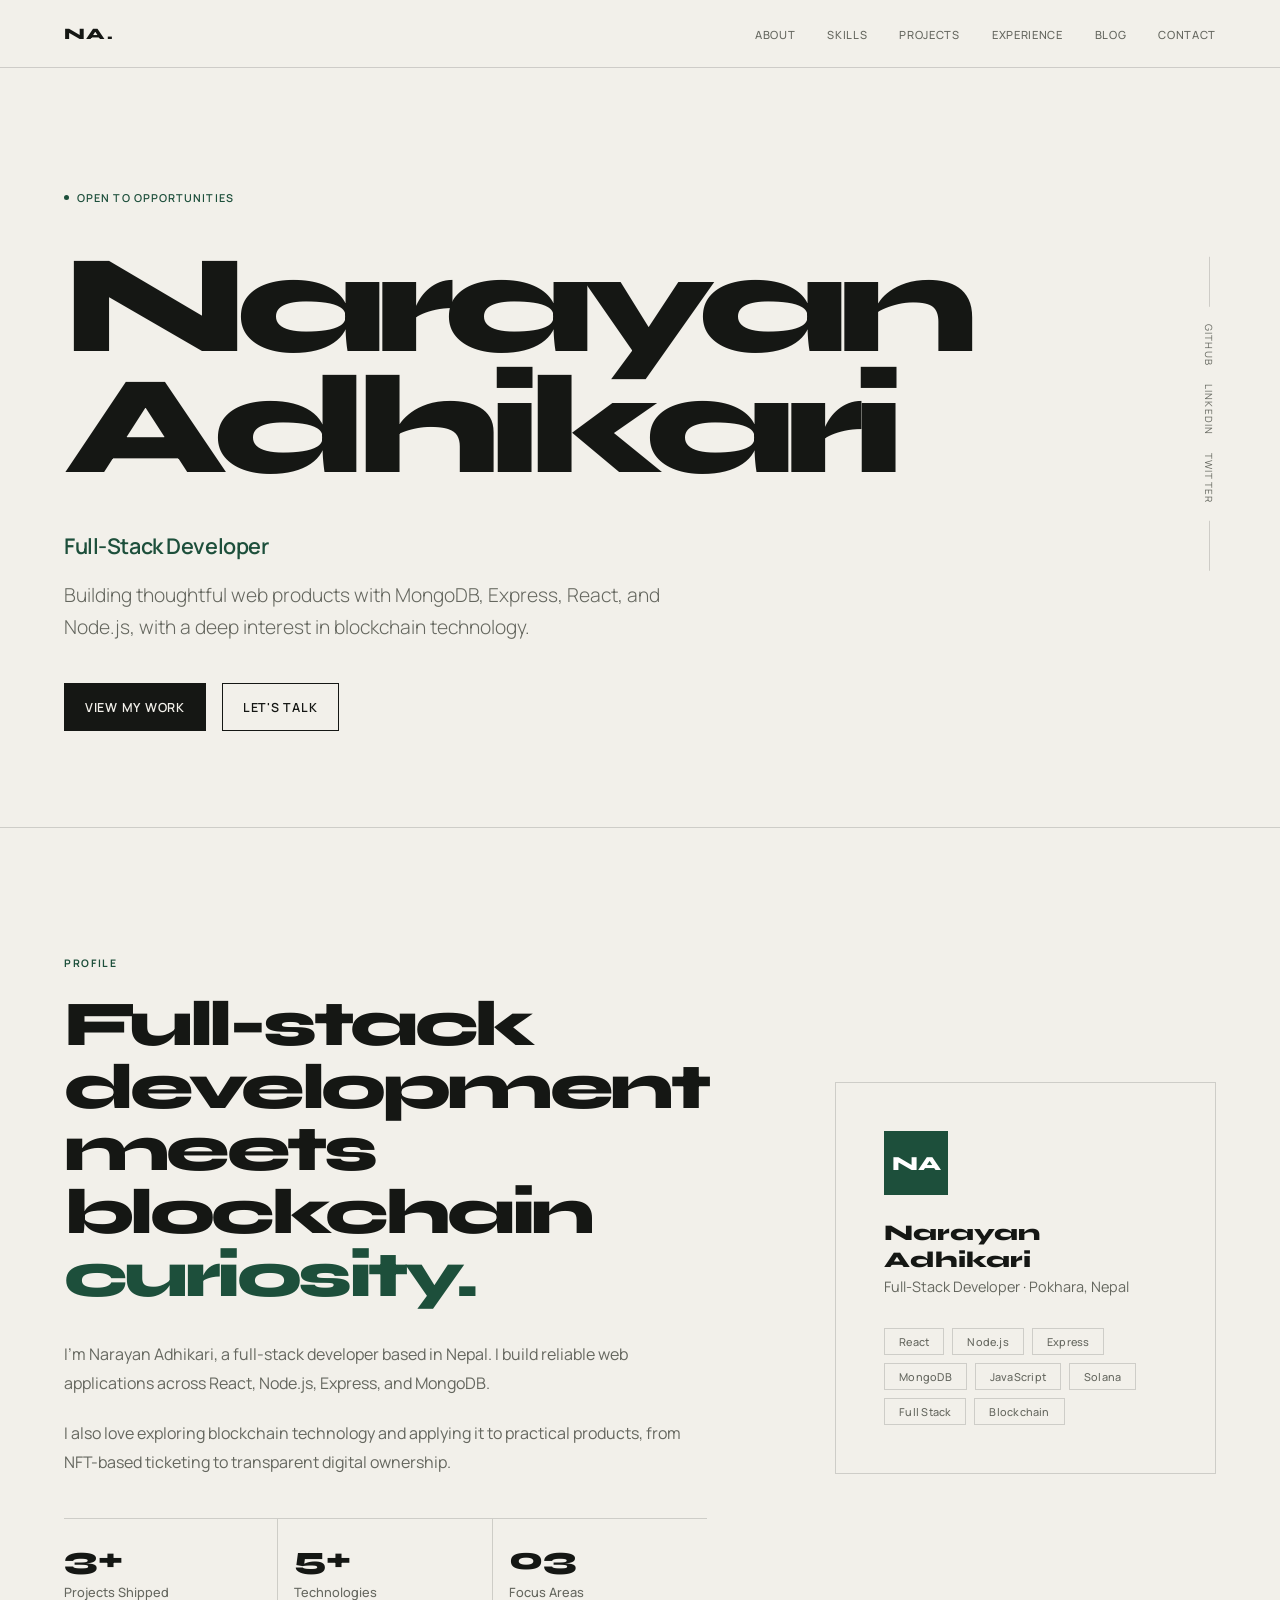
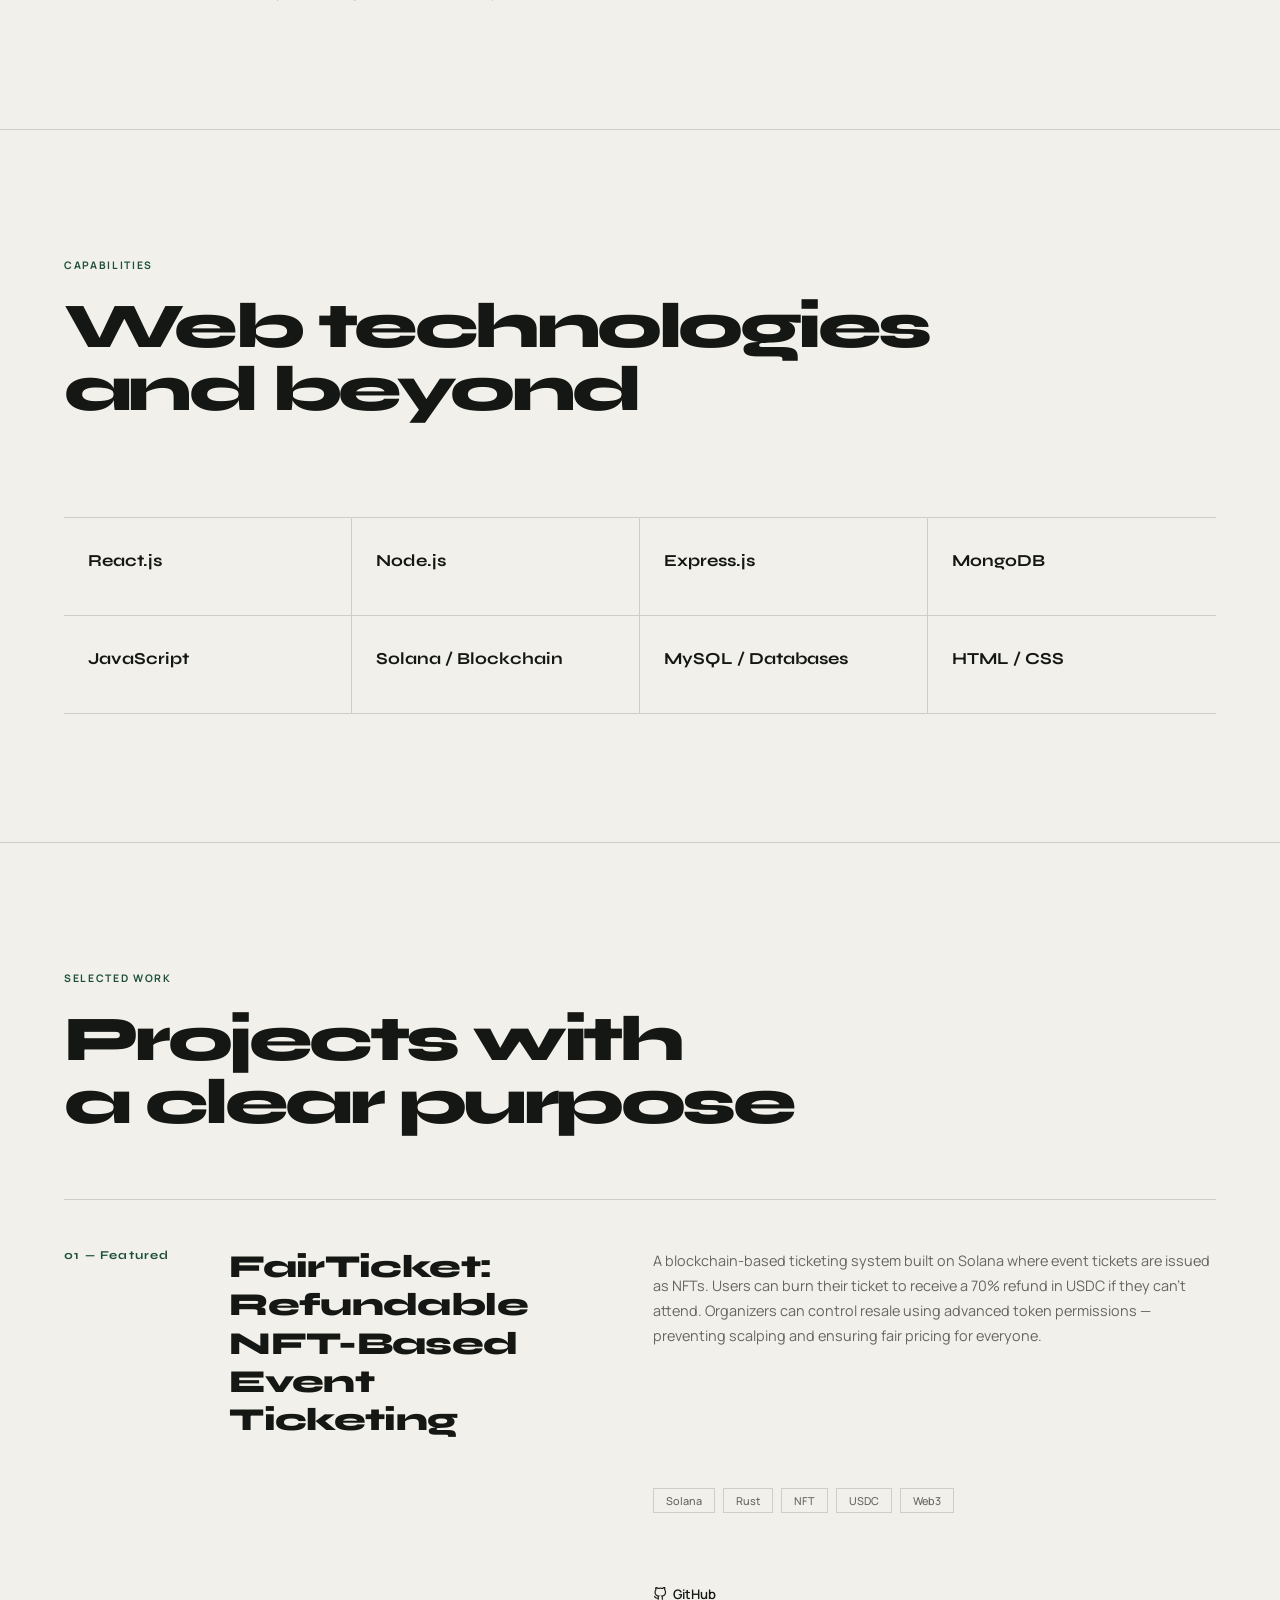
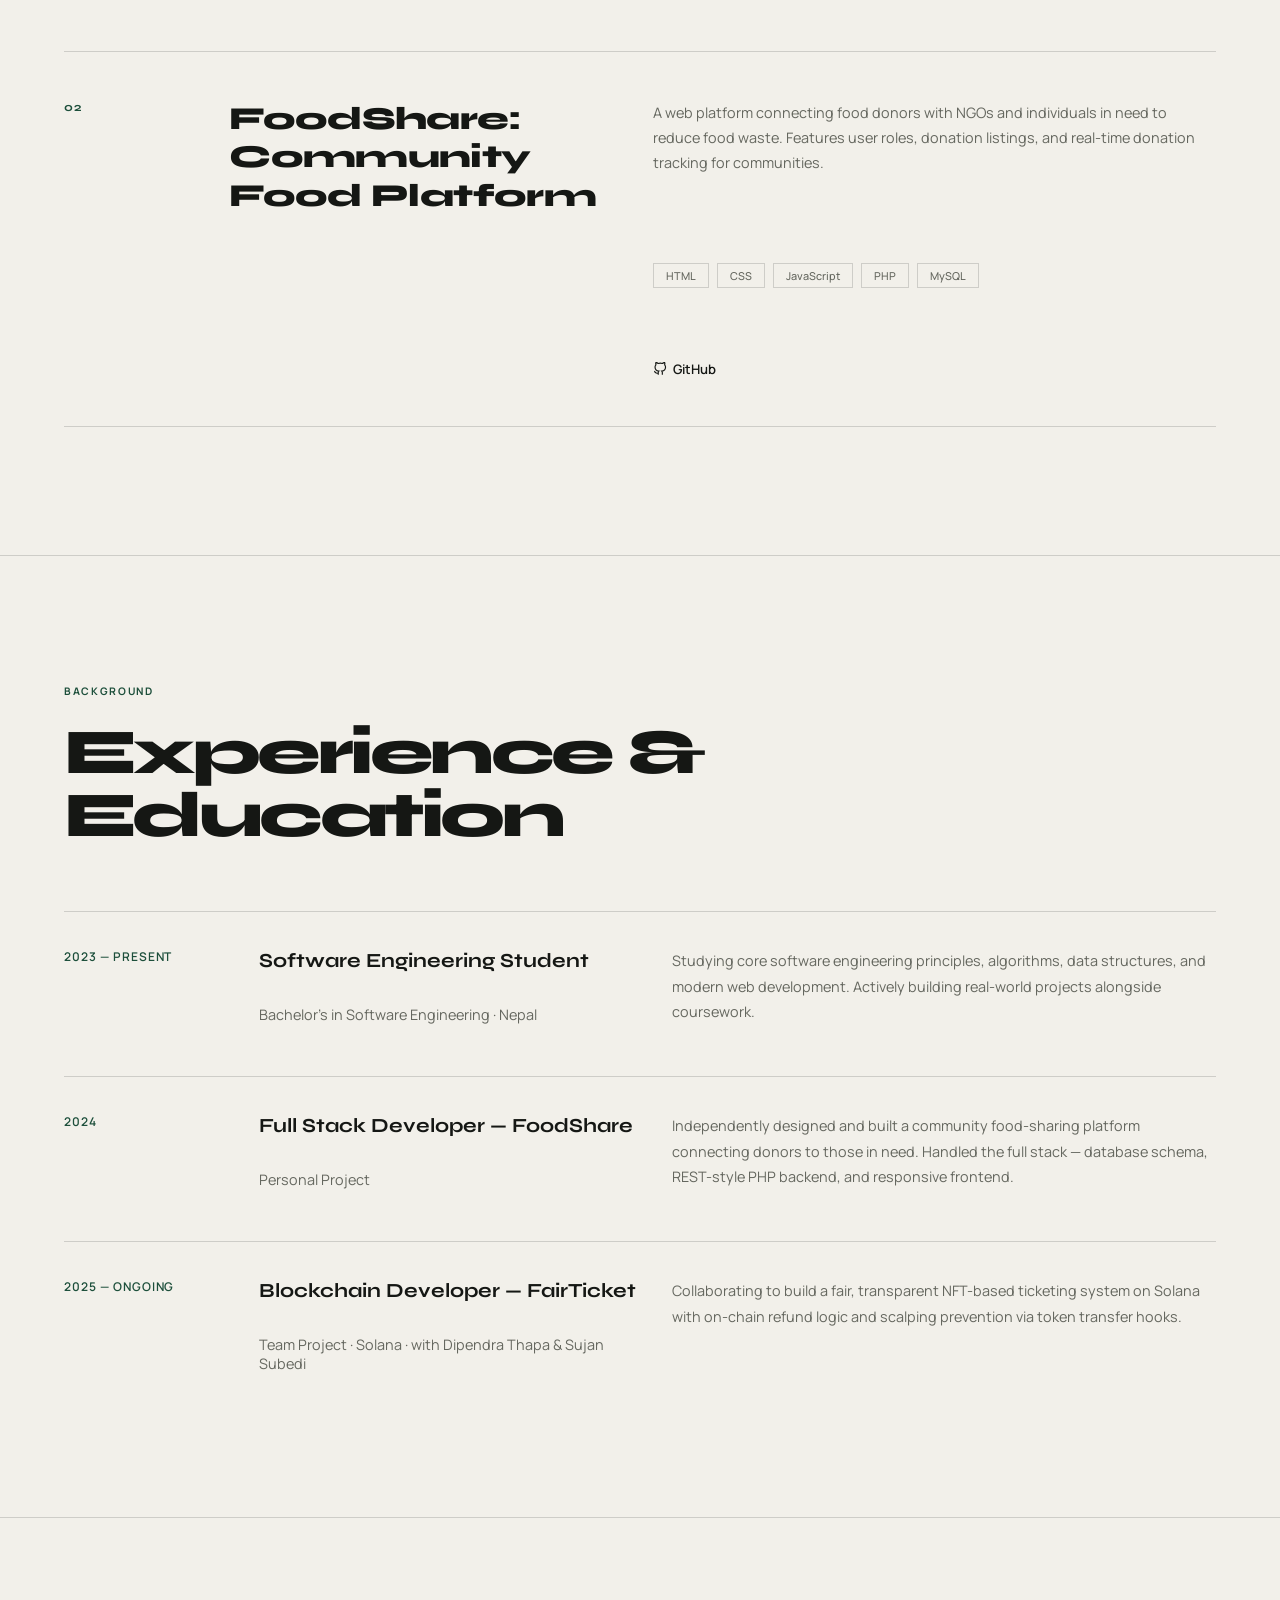
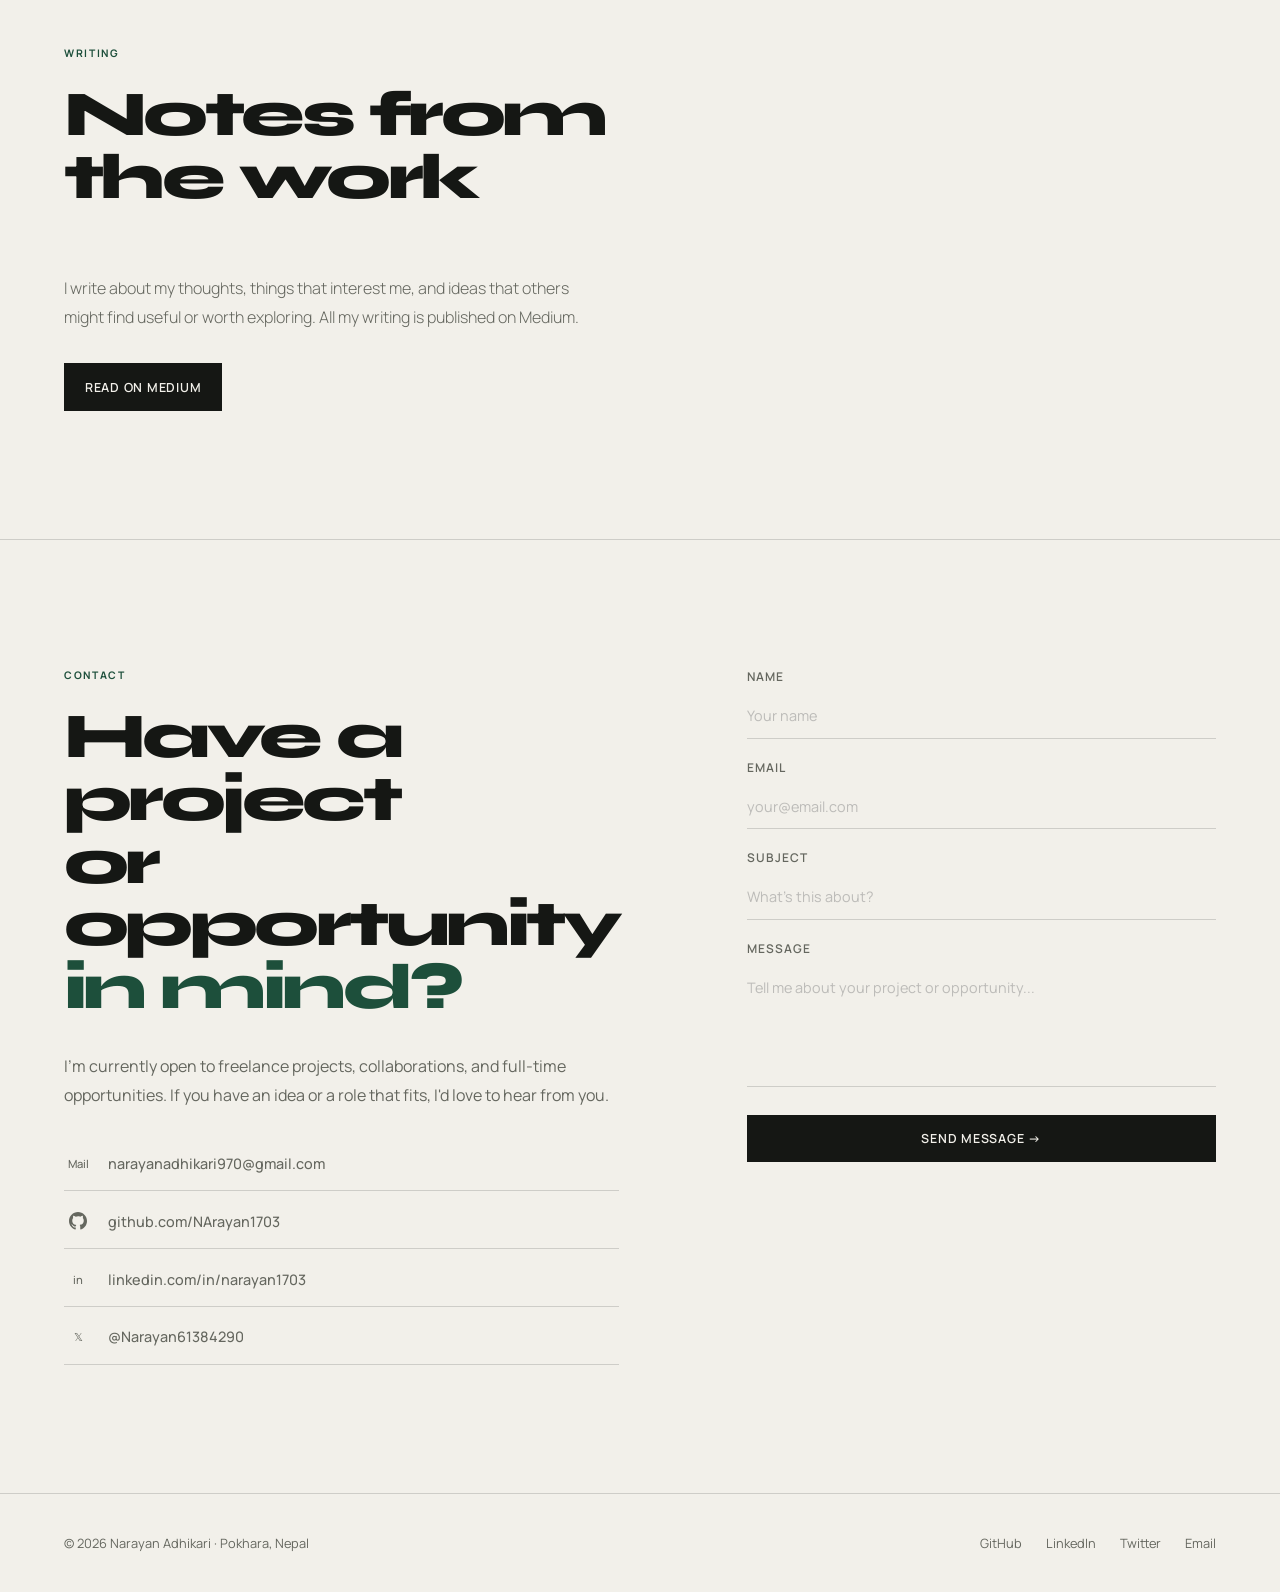
<file: index.html>
<!DOCTYPE html>
<html lang="en">
<head>
  <meta charset="UTF-8" />
  <meta name="viewport" content="width=device-width, initial-scale=1.0" />
  <title>Narayan Adhikari — Full-Stack Developer</title>
  <link href="https://fonts.googleapis.com/css2?family=Syne:wght@400;700;800&family=Manrope:wght@300;400;500;600&display=swap" rel="stylesheet" />
  <style>
    *, *::before, *::after { box-sizing: border-box; margin: 0; padding: 0; }

    :root {
      --bg: #0a0a0f;
      --surface: #111118;
      --surface2: #1a1a24;
      --accent: #ff4d00;
      --accent2: #ff9900;
      --text: #f0ede8;
      --muted: #888;
      --border: rgba(255,255,255,0.08);
      --gradient: linear-gradient(135deg, #ff4d00, #ff9900);
    }

    html { scroll-behavior: smooth; }

    body {
      font-family: 'Manrope', sans-serif;
      background: var(--bg);
      color: var(--text);
      overflow-x: hidden;
    }

    body::before {
      content: '';
      position: fixed;
      inset: 0;
      background-image: url("data:image/svg+xml,%3Csvg viewBox='0 0 256 256' xmlns='http://www.w3.org/2000/svg'%3E%3Cfilter id='noise'%3E%3CfeTurbulence type='fractalNoise' baseFrequency='0.9' numOctaves='4' stitchTiles='stitch'/%3E%3C/filter%3E%3Crect width='100%25' height='100%25' filter='url(%23noise)' opacity='0.04'/%3E%3C/svg%3E");
      pointer-events: none;
      z-index: 0;
      opacity: 0.4;
    }

    nav {
      position: fixed;
      top: 0; left: 0; right: 0;
      z-index: 100;
      display: flex;
      align-items: center;
      justify-content: space-between;
      padding: 1.25rem 4rem;
      background: rgba(10,10,15,0.85);
      backdrop-filter: blur(16px);
      border-bottom: 1px solid var(--border);
    }

    .nav-logo {
      font-family: 'Syne', sans-serif;
      font-weight: 800;
      font-size: 1.3rem;
      letter-spacing: -0.03em;
      background: var(--gradient);
      -webkit-background-clip: text;
      -webkit-text-fill-color: transparent;
      background-clip: text;
    }

    .nav-links {
      display: flex;
      gap: 2.5rem;
      list-style: none;
    }

    .nav-links a {
      color: var(--muted);
      text-decoration: none;
      font-size: 0.85rem;
      font-weight: 500;
      letter-spacing: 0.06em;
      text-transform: uppercase;
      transition: color 0.2s;
    }

    .nav-links a:hover { color: var(--text); }

    section { position: relative; z-index: 1; }

    #hero {
      min-height: 100vh;
      display: flex;
      align-items: center;
      padding: 8rem 4rem 4rem;
      overflow: hidden;
    }

    .hero-bg-text {
      position: absolute;
      top: 50%;
      left: 50%;
      transform: translate(-50%, -50%);
      font-family: 'Syne', sans-serif;
      font-size: 22vw;
      font-weight: 800;
      color: rgba(255,255,255,0.025);
      white-space: nowrap;
      pointer-events: none;
      user-select: none;
      letter-spacing: -0.05em;
    }

    .hero-content { max-width: 900px; }

    .hero-tag {
      display: inline-flex;
      align-items: center;
      gap: 8px;
      font-size: 0.78rem;
      font-weight: 600;
      letter-spacing: 0.1em;
      text-transform: uppercase;
      color: var(--accent);
      border: 1px solid rgba(255,77,0,0.3);
      padding: 6px 16px;
      border-radius: 100px;
      margin-bottom: 2rem;
    }

    .hero-tag::before {
      content: '';
      width: 6px; height: 6px;
      border-radius: 50%;
      background: var(--accent);
      animation: pulse 2s infinite;
    }

    @keyframes pulse {
      0%, 100% { opacity: 1; transform: scale(1); }
      50% { opacity: 0.4; transform: scale(1.5); }
    }

    .hero-name {
      font-family: 'Syne', sans-serif;
      font-size: clamp(3.5rem, 8vw, 7rem);
      font-weight: 800;
      line-height: 0.95;
      letter-spacing: -0.04em;
      margin-bottom: 1.5rem;
    }

    .hero-name span {
      display: block;
      background: var(--gradient);
      -webkit-background-clip: text;
      -webkit-text-fill-color: transparent;
      background-clip: text;
    }

    .hero-desc {
      font-size: 1.15rem;
      color: var(--muted);
      line-height: 1.7;
      max-width: 560px;
      margin-bottom: 3rem;
      font-weight: 300;
    }

    .hero-ctas {
      display: flex;
      gap: 1rem;
      flex-wrap: wrap;
    }

    .btn-primary {
      background: var(--gradient);
      color: #fff;
      border: none;
      padding: 1rem 2.5rem;
      border-radius: 4px;
      font-family: 'Manrope', sans-serif;
      font-size: 0.9rem;
      font-weight: 600;
      cursor: pointer;
      text-decoration: none;
      display: inline-block;
      transition: opacity 0.2s, transform 0.2s;
      letter-spacing: 0.02em;
    }

    .btn-primary:hover { opacity: 0.85; transform: translateY(-2px); }

    .btn-secondary {
      background: transparent;
      color: var(--text);
      border: 1px solid var(--border);
      padding: 1rem 2.5rem;
      border-radius: 4px;
      font-family: 'Manrope', sans-serif;
      font-size: 0.9rem;
      font-weight: 600;
      cursor: pointer;
      text-decoration: none;
      display: inline-block;
      transition: border-color 0.2s, transform 0.2s;
    }

    .btn-secondary:hover { border-color: var(--accent); transform: translateY(-2px); }

    .hero-socials {
      position: absolute;
      right: 4rem;
      top: 50%;
      transform: translateY(-50%);
      display: flex;
      flex-direction: column;
      gap: 1.5rem;
      align-items: center;
    }

    .hero-socials::before, .hero-socials::after {
      content: '';
      display: block;
      width: 1px;
      height: 80px;
      background: var(--border);
    }

    .hero-socials a {
      color: var(--muted);
      text-decoration: none;
      font-size: 0.7rem;
      letter-spacing: 0.12em;
      text-transform: uppercase;
      writing-mode: vertical-rl;
      transition: color 0.2s;
    }

    .hero-socials a:hover { color: var(--accent); }

    #about {
      padding: 8rem 4rem;
      display: grid;
      grid-template-columns: 1fr 1fr;
      gap: 6rem;
      align-items: center;
      border-top: 1px solid var(--border);
    }

    .section-label {
      font-size: 0.72rem;
      font-weight: 700;
      letter-spacing: 0.15em;
      text-transform: uppercase;
      color: var(--accent);
      margin-bottom: 1.25rem;
    }

    .section-title {
      font-family: 'Syne', sans-serif;
      font-size: clamp(2rem, 4vw, 3.2rem);
      font-weight: 800;
      line-height: 1.1;
      letter-spacing: -0.03em;
      margin-bottom: 1.5rem;
    }

    .about-text {
      color: rgba(240,237,232,0.7);
      line-height: 1.85;
      font-size: 1rem;
      font-weight: 300;
      margin-bottom: 1.25rem;
    }

    .about-stats {
      display: grid;
      grid-template-columns: repeat(3, 1fr);
      gap: 1.5rem;
      margin-top: 2.5rem;
    }

    .stat-card {
      background: var(--surface);
      border: 1px solid var(--border);
      border-radius: 8px;
      padding: 1.5rem 1.25rem;
    }

    .stat-num {
      font-family: 'Syne', sans-serif;
      font-size: 2.2rem;
      font-weight: 800;
      background: var(--gradient);
      -webkit-background-clip: text;
      -webkit-text-fill-color: transparent;
      background-clip: text;
      line-height: 1;
      margin-bottom: 0.5rem;
    }

    .stat-label {
      font-size: 0.8rem;
      color: var(--muted);
      font-weight: 500;
    }

    .about-card {
      background: var(--surface);
      border: 1px solid var(--border);
      border-radius: 16px;
      padding: 3rem;
      position: relative;
      overflow: hidden;
    }

    .about-card::before {
      content: '';
      position: absolute;
      top: -60px; right: -60px;
      width: 200px; height: 200px;
      background: radial-gradient(circle, rgba(255,77,0,0.15), transparent 70%);
      border-radius: 50%;
    }

    .about-card-avatar {
      width: 80px; height: 80px;
      background: var(--gradient);
      border-radius: 50%;
      display: flex;
      align-items: center;
      justify-content: center;
      font-family: 'Syne', sans-serif;
      font-size: 1.8rem;
      font-weight: 800;
      color: #fff;
      margin-bottom: 1.5rem;
    }

    .about-card h3 {
      font-family: 'Syne', sans-serif;
      font-size: 1.4rem;
      font-weight: 800;
      margin-bottom: 0.25rem;
    }

    .about-card p {
      color: var(--muted);
      font-size: 0.9rem;
      margin-bottom: 2rem;
    }

    .about-card-tags {
      display: flex;
      flex-wrap: wrap;
      gap: 0.5rem;
    }

    .tag {
      font-size: 0.75rem;
      font-weight: 600;
      padding: 5px 14px;
      border-radius: 100px;
      border: 1px solid var(--border);
      color: var(--muted);
      letter-spacing: 0.02em;
    }

    #skills {
      padding: 8rem 4rem;
      border-top: 1px solid var(--border);
    }

    .skills-header {
      display: flex;
      justify-content: space-between;
      align-items: flex-end;
      margin-bottom: 4rem;
    }

    .skills-grid {
      display: grid;
      grid-template-columns: repeat(auto-fit, minmax(220px, 1fr));
      gap: 1.5rem;
    }

    .skill-card {
      background: var(--surface);
      border: 1px solid var(--border);
      border-radius: 12px;
      padding: 2rem;
      transition: border-color 0.25s, transform 0.25s;
      cursor: default;
    }

    .skill-card:hover {
      border-color: rgba(255,77,0,0.4);
      transform: translateY(-4px);
    }

    .skill-icon {
      font-size: 2rem;
      margin-bottom: 1rem;
      display: block;
    }

    .skill-name {
      font-family: 'Syne', sans-serif;
      font-size: 1rem;
      font-weight: 700;
      margin-bottom: 0.5rem;
    }

    .skill-bar {
      height: 3px;
      background: var(--border);
      border-radius: 2px;
      overflow: hidden;
    }

    .skill-bar-fill {
      height: 100%;
      background: var(--gradient);
      border-radius: 2px;
      transition: width 1s ease;
    }

    #projects {
      padding: 8rem 4rem;
      border-top: 1px solid var(--border);
    }

    .projects-grid {
      display: grid;
      grid-template-columns: repeat(auto-fit, minmax(340px, 1fr));
      gap: 2rem;
      margin-top: 4rem;
    }

    .project-card {
      background: var(--surface);
      border: 1px solid var(--border);
      border-radius: 16px;
      padding: 2.5rem;
      position: relative;
      overflow: hidden;
      transition: border-color 0.25s, transform 0.25s;
      display: flex;
      flex-direction: column;
    }

    .project-card:hover {
      border-color: rgba(255,77,0,0.4);
      transform: translateY(-6px);
    }

    .project-card.featured {
      grid-column: 1 / -1;
      display: grid;
      grid-template-columns: 1fr 1fr;
      gap: 3rem;
      align-items: center;
    }

    .project-card::before {
      content: '';
      position: absolute;
      top: 0; left: 0; right: 0;
      height: 2px;
      background: var(--gradient);
      opacity: 0;
      transition: opacity 0.25s;
    }

    .project-card:hover::before { opacity: 1; }

    .project-num {
      font-family: 'Syne', sans-serif;
      font-size: 0.75rem;
      font-weight: 700;
      color: var(--accent);
      letter-spacing: 0.1em;
      margin-bottom: 1.5rem;
    }

    .project-badge {
      display: inline-block;
      font-size: 0.68rem;
      font-weight: 700;
      letter-spacing: 0.08em;
      text-transform: uppercase;
      padding: 4px 12px;
      border-radius: 100px;
      background: rgba(255,77,0,0.1);
      color: var(--accent);
      border: 1px solid rgba(255,77,0,0.25);
      margin-bottom: 1rem;
    }

    .project-title {
      font-family: 'Syne', sans-serif;
      font-size: 1.4rem;
      font-weight: 800;
      letter-spacing: -0.02em;
      margin-bottom: 1rem;
      line-height: 1.2;
    }

    .project-desc {
      color: rgba(240,237,232,0.6);
      font-size: 0.9rem;
      line-height: 1.75;
      margin-bottom: 1.5rem;
      font-weight: 300;
      flex: 1;
    }

    .project-tech {
      display: flex;
      flex-wrap: wrap;
      gap: 0.5rem;
      margin-bottom: 2rem;
    }

    .tech-tag {
      font-size: 0.72rem;
      font-weight: 600;
      padding: 4px 12px;
      border-radius: 4px;
      background: var(--surface2);
      color: var(--muted);
      border: 1px solid var(--border);
    }

    .project-links {
      display: flex;
      gap: 1rem;
      align-items: center;
    }

    .project-link {
      color: var(--text);
      text-decoration: none;
      font-size: 0.82rem;
      font-weight: 600;
      display: flex;
      align-items: center;
      gap: 6px;
      transition: color 0.2s;
    }

    .project-link:hover { color: var(--accent); }
    .project-link svg { width: 14px; height: 14px; }

    #experience {
      padding: 8rem 4rem;
      border-top: 1px solid var(--border);
    }

    .timeline {
      margin-top: 4rem;
      position: relative;
      padding-left: 2.5rem;
    }

    .timeline::before {
      content: '';
      position: absolute;
      left: 0; top: 8px;
      width: 1px;
      height: calc(100% - 16px);
      background: var(--border);
    }

    .timeline-item {
      position: relative;
      padding-bottom: 3.5rem;
    }

    .timeline-item:last-child { padding-bottom: 0; }

    .timeline-item::before {
      content: '';
      position: absolute;
      left: -2.5rem;
      top: 8px;
      width: 10px; height: 10px;
      border-radius: 50%;
      background: var(--accent);
      transform: translateX(-4px);
      box-shadow: 0 0 0 4px rgba(255,77,0,0.15);
    }

    .timeline-date {
      font-size: 0.75rem;
      font-weight: 600;
      color: var(--accent);
      letter-spacing: 0.08em;
      text-transform: uppercase;
      margin-bottom: 0.5rem;
    }

    .timeline-role {
      font-family: 'Syne', sans-serif;
      font-size: 1.25rem;
      font-weight: 700;
      margin-bottom: 0.25rem;
    }

    .timeline-company {
      font-size: 0.9rem;
      color: var(--muted);
      margin-bottom: 1rem;
    }

    .timeline-desc {
      color: rgba(240,237,232,0.6);
      font-size: 0.9rem;
      line-height: 1.75;
      font-weight: 300;
      max-width: 600px;
    }

    /* BLOG */
    #blog {
      padding: 8rem 4rem;
      border-top: 1px solid var(--border);
    }

    .blog-grid {
      display: grid;
      grid-template-columns: repeat(auto-fit, minmax(280px, 1fr));
      gap: 1.5rem;
      margin-top: 4rem;
    }

    .blog-card {
      background: var(--surface);
      border: 1px solid var(--border);
      border-radius: 12px;
      padding: 2rem;
      text-decoration: none;
      color: inherit;
      transition: border-color 0.25s, transform 0.25s;
      display: block;
    }

    .blog-card:hover {
      border-color: rgba(255,77,0,0.4);
      transform: translateY(-4px);
    }

    .blog-meta {
      font-size: 0.75rem;
      color: var(--muted);
      margin-bottom: 1rem;
      display: flex;
      gap: 1rem;
    }

    .blog-title {
      font-family: 'Syne', sans-serif;
      font-size: 1.1rem;
      font-weight: 700;
      line-height: 1.35;
      margin-bottom: 0.75rem;
      letter-spacing: -0.01em;
    }

    .blog-excerpt {
      font-size: 0.85rem;
      color: var(--muted);
      line-height: 1.65;
      font-weight: 300;
    }

    .blog-read-more {
      display: inline-flex;
      align-items: center;
      gap: 6px;
      margin-top: 1.25rem;
      font-size: 0.78rem;
      font-weight: 700;
      color: var(--accent);
      letter-spacing: 0.05em;
      text-transform: uppercase;
    }

    /* CONTACT */
    #contact {
      padding: 8rem 4rem;
      border-top: 1px solid var(--border);
    }

    .contact-inner {
      display: grid;
      grid-template-columns: 1fr 1fr;
      gap: 6rem;
      align-items: start;
    }

    .contact-text {
      color: rgba(240,237,232,0.6);
      font-size: 1rem;
      line-height: 1.8;
      margin-bottom: 2.5rem;
      font-weight: 300;
    }

    .contact-links {
      display: flex;
      flex-direction: column;
      gap: 1rem;
    }

    .contact-link-item {
      display: flex;
      align-items: center;
      gap: 1rem;
      color: var(--muted);
      text-decoration: none;
      font-size: 0.9rem;
      font-weight: 500;
      transition: color 0.2s;
    }

    .contact-link-item:hover { color: var(--accent); }

    .contact-link-icon {
      width: 40px; height: 40px;
      background: var(--surface);
      border: 1px solid var(--border);
      border-radius: 8px;
      display: flex;
      align-items: center;
      justify-content: center;
      font-size: 1rem;
    }

    .contact-form {
      display: flex;
      flex-direction: column;
      gap: 1.25rem;
    }

    .form-group {
      display: flex;
      flex-direction: column;
      gap: 0.5rem;
    }

    .form-group label {
      font-size: 0.75rem;
      font-weight: 600;
      letter-spacing: 0.08em;
      text-transform: uppercase;
      color: var(--muted);
    }

    .form-group input,
    .form-group textarea {
      background: var(--surface);
      border: 1px solid var(--border);
      border-radius: 6px;
      padding: 0.9rem 1.1rem;
      color: var(--text);
      font-family: 'Manrope', sans-serif;
      font-size: 0.9rem;
      font-weight: 400;
      outline: none;
      transition: border-color 0.2s;
      resize: none;
    }

    .form-group input:focus,
    .form-group textarea:focus {
      border-color: rgba(255,77,0,0.5);
    }

    .form-group input::placeholder,
    .form-group textarea::placeholder {
      color: rgba(136,136,136,0.5);
    }

    footer {
      border-top: 1px solid var(--border);
      padding: 2.5rem 4rem;
      display: flex;
      align-items: center;
      justify-content: space-between;
      position: relative;
      z-index: 1;
    }

    .footer-copy {
      font-size: 0.8rem;
      color: var(--muted);
    }

    .footer-socials {
      display: flex;
      gap: 1.5rem;
    }

    .footer-socials a {
      font-size: 0.8rem;
      color: var(--muted);
      text-decoration: none;
      transition: color 0.2s;
    }

    .footer-socials a:hover { color: var(--accent); }

    .fade-up {
      opacity: 0;
      transform: translateY(30px);
      transition: opacity 0.7s ease, transform 0.7s ease;
    }

    .fade-up.visible {
      opacity: 1;
      transform: translateY(0);
    }

    /* Form status messages */
    .form-status {
      font-size: 0.85rem;
      font-weight: 600;
      padding: 0.75rem 1rem;
      border-radius: 6px;
      display: none;
    }
    .form-status.success {
      display: block;
      background: rgba(34,197,94,0.1);
      border: 1px solid rgba(34,197,94,0.3);
      color: #22c55e;
    }
    .form-status.error {
      display: block;
      background: rgba(255,77,0,0.1);
      border: 1px solid rgba(255,77,0,0.3);
      color: var(--accent);
    }

    ::-webkit-scrollbar { width: 4px; }
    ::-webkit-scrollbar-track { background: var(--bg); }
    ::-webkit-scrollbar-thumb { background: rgba(255,77,0,0.4); border-radius: 2px; }

    @media (max-width: 900px) {
      nav { padding: 1rem 1.5rem; }
      .nav-links { display: none; }
      #hero { padding: 7rem 1.5rem 4rem; }
      .hero-socials { display: none; }
      #about { grid-template-columns: 1fr; gap: 3rem; padding: 5rem 1.5rem; }
      #skills, #projects, #experience, #blog, #contact { padding: 5rem 1.5rem; }
      .project-card.featured { grid-template-columns: 1fr; }
      .contact-inner { grid-template-columns: 1fr; gap: 3rem; }
      footer { padding: 2rem 1.5rem; flex-direction: column; gap: 1rem; text-align: center; }
    }

    /* Editorial visual system */
    :root {
      --bg: #f2f0ea;
      --surface: #f2f0ea;
      --surface2: #e8e5dd;
      --accent: #1d4f3b;
      --accent2: #1d4f3b;
      --text: #151714;
      --muted: #65675f;
      --border: rgba(21, 23, 20, 0.16);
      --gradient: none;
    }

    body {
      background: var(--bg);
      color: var(--text);
      font-size: 16px;
    }

    body::before { display: none; }

    nav {
      max-width: 1440px;
      margin: 0 auto;
      padding: 1.4rem 4rem;
      background: rgba(242, 240, 234, 0.9);
      border-bottom: 1px solid var(--border);
      backdrop-filter: blur(12px);
    }

    .nav-logo {
      color: var(--text);
      background: none;
      -webkit-text-fill-color: currentColor;
      font-size: 1rem;
      letter-spacing: 0.08em;
    }

    .nav-links { gap: 2rem; }
    .nav-links a { color: var(--muted); font-size: 0.7rem; }
    .nav-links a:hover { color: var(--text); }

    section {
      max-width: 1440px;
      margin-inline: auto;
    }

    #hero {
      min-height: 92vh;
      padding: 11rem 4rem 6rem;
      align-items: flex-end;
      border-bottom: 1px solid var(--border);
    }

    .hero-bg-text { display: none; }
    .hero-content { max-width: 1120px; }

    .hero-tag {
      border: 0;
      border-radius: 0;
      padding: 0;
      margin-bottom: 2.5rem;
      color: var(--accent);
      font-size: 0.68rem;
    }

    .hero-role {
      margin-bottom: 1.25rem;
      color: var(--accent);
      font-size: clamp(1rem, 1.7vw, 1.35rem);
      font-weight: 600;
      letter-spacing: -0.02em;
    }

    .hero-tag::before {
      width: 5px;
      height: 5px;
      animation: none;
    }

    .hero-name {
      font-size: clamp(4rem, 11vw, 10rem);
      line-height: 0.86;
      letter-spacing: -0.075em;
      max-width: 1100px;
      margin-bottom: 2.75rem;
    }

    .hero-name span {
      display: inline;
      color: var(--text);
      background: none;
      -webkit-text-fill-color: currentColor;
    }

    .hero-desc {
      max-width: 650px;
      color: var(--muted);
      font-size: clamp(1rem, 1.5vw, 1.25rem);
      line-height: 1.65;
      margin-bottom: 2.5rem;
    }

    .btn-primary,
    .btn-secondary {
      border-radius: 0;
      padding: 0.9rem 1.25rem;
      background: var(--text);
      border: 1px solid var(--text);
      color: var(--bg);
      font-size: 0.78rem;
      letter-spacing: 0.06em;
      text-transform: uppercase;
      transition: background 0.2s, color 0.2s;
    }

    .btn-secondary { background: transparent; color: var(--text); }
    .btn-primary:hover,
    .btn-secondary:hover {
      transform: none;
      opacity: 1;
      background: var(--accent);
      border-color: var(--accent);
      color: #fff;
    }

    .hero-socials { right: 4rem; gap: 1.1rem; }
    .hero-socials::before, .hero-socials::after { background: var(--border); height: 50px; }
    .hero-socials a { color: var(--muted); font-size: 0.62rem; }
    .hero-socials a:hover { color: var(--accent); }

    #about, #skills, #projects, #experience, #blog, #contact {
      padding: 8rem 4rem;
      border-top: 0;
      border-bottom: 1px solid var(--border);
    }

    #about { gap: 8rem; }

    .section-label {
      color: var(--accent);
      font-size: 0.65rem;
      letter-spacing: 0.16em;
      margin-bottom: 1.5rem;
    }

    .section-title {
      font-size: clamp(2.7rem, 5vw, 5rem);
      line-height: 0.98;
      letter-spacing: -0.055em;
      margin-bottom: 2rem;
    }

    .about-text, .project-desc, .timeline-desc, .contact-text {
      color: var(--muted);
      font-weight: 400;
    }

    .about-stats {
      border-top: 1px solid var(--border);
      gap: 0;
    }

    .stat-card {
      background: transparent;
      border: 0;
      border-right: 1px solid var(--border);
      border-radius: 0;
      padding: 1.5rem 1rem 0 0;
    }
    .stat-card:last-child { border-right: 0; padding-left: 1rem; }
    .stat-card:nth-child(2) { padding-left: 1rem; }

    .stat-num {
      color: var(--text);
      background: none;
      -webkit-text-fill-color: currentColor;
      font-size: 2rem;
    }

    .about-card {
      background: transparent;
      border: 1px solid var(--border);
      border-radius: 0;
      padding: 3rem;
    }
    .about-card::before { display: none; }

    .about-card-avatar {
      width: 64px;
      height: 64px;
      border-radius: 0;
      background: var(--accent);
      font-size: 1.25rem;
    }

    .tag, .tech-tag, .project-badge {
      border-radius: 0;
      background: transparent;
      border: 1px solid var(--border);
      color: var(--muted);
      font-size: 0.68rem;
      font-weight: 500;
    }

    .skills-header { margin-bottom: 4rem; }
    .skills-grid { grid-template-columns: repeat(4, 1fr); gap: 0; border-top: 1px solid var(--border); }

    .skill-card {
      background: transparent;
      border: 0;
      border-right: 1px solid var(--border);
      border-bottom: 1px solid var(--border);
      border-radius: 0;
      padding: 2rem 1.5rem;
    }
    .skill-card:nth-child(4n) { border-right: 0; }
    .skill-card:hover { border-color: var(--border); transform: none; background: var(--surface2); }
    .skill-icon, .skill-bar { display: none; }
    .skill-name { font-size: 1.05rem; margin-bottom: 0.75rem; }

    .projects-grid { gap: 0; border-top: 1px solid var(--border); }
    .project-card,
    .project-card.featured {
      background: transparent;
      border: 0;
      border-bottom: 1px solid var(--border);
      border-radius: 0;
      padding: 3rem 0;
      grid-column: 1 / -1;
      display: grid;
      grid-template-columns: 0.25fr 0.8fr 1.2fr;
      gap: 3rem;
      align-items: start;
    }
    .project-card.featured > div:first-child { display: contents; }
    .project-card.featured > div:last-child { display: none !important; }
    .project-card::before { display: none; }
    .project-card:hover { transform: none; border-color: var(--border); }
    .project-num { grid-column: 1; color: var(--accent); margin: 0; }
    .project-badge { display: none; }
    .project-title { grid-column: 2; font-size: clamp(1.5rem, 2.5vw, 2.5rem); margin: 0; }
    .project-desc, .project-tech, .project-links, .project-card > div[style] { grid-column: 3; }
    .project-desc { margin-bottom: 1.25rem; }
    .project-tech { margin-bottom: 1.5rem; }
    .project-link { color: var(--text); }
    .project-card > div[style] > div:first-child { color: var(--muted) !important; }
    .project-card > div[style] > div:last-child { gap: 1.25rem !important; }
    .project-card > div[style] span {
      padding: 0 !important;
      border: 0 !important;
      background: transparent !important;
      color: var(--muted) !important;
    }
    .project-card > div[style] span span { display: none !important; }

    .timeline { padding-left: 0; }
    .timeline::before, .timeline-item::before { display: none; }
    .timeline-item {
      display: grid;
      grid-template-columns: 0.3fr 0.7fr 1fr;
      gap: 2rem;
      padding: 2.25rem 0;
      border-top: 1px solid var(--border);
    }
    .timeline-date { color: var(--accent); margin: 0; }
    .timeline-role { margin: 0; }
    .timeline-company { grid-column: 2; color: var(--muted); }
    .timeline-desc { grid-column: 3; grid-row: 1 / span 2; }

    #blog p { color: var(--muted) !important; }
    #blog .btn-primary svg { display: none; }

    .contact-inner { gap: 8rem; }
    .contact-link-icon {
      width: 28px;
      height: 28px;
      background: transparent;
      border: 0;
      border-radius: 0;
      font-size: 0.7rem;
    }
    .contact-link-item { border-bottom: 1px solid var(--border); padding-bottom: 0.8rem; }
    .contact-link-item:hover { color: var(--accent); }

    .form-group input, .form-group textarea {
      background: transparent;
      border: 0;
      border-bottom: 1px solid var(--border);
      border-radius: 0;
      padding: 0.8rem 0;
      color: var(--text);
    }
    .form-group input:focus, .form-group textarea:focus { border-color: var(--accent); }

    footer { max-width: 1440px; margin: 0 auto; border-top: 0; padding: 2.5rem 4rem; }
    ::-webkit-scrollbar-track { background: var(--bg); }
    ::-webkit-scrollbar-thumb { background: var(--accent); }

    @media (max-width: 900px) {
      nav { padding: 1rem 1.5rem; }
      #hero { min-height: 85vh; padding: 8rem 1.5rem 4rem; }
      .hero-content { width: 100%; min-width: 0; }
      .hero-name { font-size: clamp(3rem, 13.5vw, 4.5rem); }
      #about, #skills, #projects, #experience, #blog, #contact { padding: 5rem 1.5rem; }
      .skills-grid { grid-template-columns: repeat(2, 1fr); }
      .skill-card:nth-child(4n) { border-right: 1px solid var(--border); }
      .skill-card:nth-child(2n) { border-right: 0; }
      .project-card, .project-card.featured { grid-template-columns: 1fr; gap: 1rem; padding: 2.5rem 0; }
      .project-num, .project-title, .project-desc, .project-tech, .project-links, .project-card > div[style] { grid-column: 1; }
      .timeline-item { grid-template-columns: 1fr; gap: 0.65rem; }
      .timeline-company, .timeline-desc { grid-column: 1; grid-row: auto; }
      footer { padding: 2rem 1.5rem; }
    }
  </style>
</head>
<body>

  <nav>
    <div class="nav-logo">NA.</div>
    <ul class="nav-links">
      <li><a href="#about">About</a></li>
      <li><a href="#skills">Skills</a></li>
      <li><a href="#projects">Projects</a></li>
      <li><a href="#experience">Experience</a></li>
      <li><a href="#blog">Blog</a></li>
      <li><a href="#contact">Contact</a></li>
    </ul>
  </nav>

  <section id="hero">
    <div class="hero-bg-text">NARAYAN</div>
    <div class="hero-content">
      <div class="hero-tag">Open to opportunities</div>
      <h1 class="hero-name">
        Narayan<br/>
        <span>Adhikari</span>
      </h1>
      <p class="hero-role">Full-Stack Developer</p>
      <p class="hero-desc">Building thoughtful web products with MongoDB, Express, React, and Node.js, with a deep interest in blockchain technology.</p>
      <div class="hero-ctas">
        <a href="#projects" class="btn-primary">View My Work</a>
        <a href="#contact" class="btn-secondary">Let's Talk</a>
      </div>
    </div>
    <div class="hero-socials">
      <a href="https://github.com/NArayan1703" target="_blank" rel="noopener">GitHub</a>
      <a href="https://www.linkedin.com/in/narayan1703/" target="_blank" rel="noopener">LinkedIn</a>
      <a href="https://x.com/Narayan61384290" target="_blank" rel="noopener">Twitter</a>
    </div>
  </section>

  <section id="about">
    <div class="fade-up">
      <div class="section-label">Profile</div>
      <h2 class="section-title">Full-stack development<br/>meets blockchain<br/><em style="color:var(--accent);font-style:normal;">curiosity.</em></h2>
      <p class="about-text">I'm Narayan Adhikari, a full-stack developer based in Nepal. I build reliable web applications across React, Node.js, Express, and MongoDB.</p>
      <p class="about-text">I also love exploring blockchain technology and applying it to practical products, from NFT-based ticketing to transparent digital ownership.</p>
      <div class="about-stats">
        <div class="stat-card">
          <div class="stat-num">3+</div>
          <div class="stat-label">Projects Shipped</div>
        </div>
        <div class="stat-card">
          <div class="stat-num">5+</div>
          <div class="stat-label">Technologies</div>
        </div>
        <div class="stat-card">
          <div class="stat-num">03</div>
          <div class="stat-label">Focus Areas</div>
        </div>
      </div>
    </div>
    <div class="fade-up">
      <div class="about-card">
        <div class="about-card-avatar">NA</div>
        <h3>Narayan Adhikari</h3>
        <p>Full-Stack Developer · Pokhara, Nepal</p>
        <div class="about-card-tags">
          <span class="tag">React</span>
          <span class="tag">Node.js</span>
          <span class="tag">Express</span>
          <span class="tag">MongoDB</span>
          <span class="tag">JavaScript</span>
          <span class="tag">Solana</span>
          <span class="tag">Full Stack</span>
          <span class="tag">Blockchain</span>
        </div>
      </div>
    </div>
  </section>

  <section id="skills">
    <div class="skills-header fade-up">
      <div>
        <div class="section-label">Capabilities</div>
        <h2 class="section-title">Web technologies<br/>and beyond</h2>
      </div>
    </div>
    <div class="skills-grid">
      <div class="skill-card fade-up"><div class="skill-name">React.js</div></div>
      <div class="skill-card fade-up"><div class="skill-name">Node.js</div></div>
      <div class="skill-card fade-up"><div class="skill-name">Express.js</div></div>
      <div class="skill-card fade-up"><div class="skill-name">MongoDB</div></div>
      <div class="skill-card fade-up"><div class="skill-name">JavaScript</div></div>
      <div class="skill-card fade-up"><div class="skill-name">Solana / Blockchain</div></div>
      <div class="skill-card fade-up"><div class="skill-name">MySQL / Databases</div></div>
      <div class="skill-card fade-up"><div class="skill-name">HTML / CSS</div></div>
    </div>
  </section>

  <section id="projects">
    <div class="fade-up">
      <div class="section-label">Selected Work</div>
      <h2 class="section-title">Projects with<br/>a clear purpose</h2>
    </div>
    <div class="projects-grid">

      <div class="project-card featured fade-up">
        <div>
          <div class="project-num">01 — Featured</div>
          <span class="project-badge">In Progress</span>
          <h3 class="project-title">FairTicket: Refundable NFT-Based Event Ticketing</h3>
          <p class="project-desc">A blockchain-based ticketing system built on Solana where event tickets are issued as NFTs. Users can burn their ticket to receive a 70% refund in USDC if they can't attend. Organizers can control resale using advanced token permissions — preventing scalping and ensuring fair pricing for everyone.</p>
          <div class="project-tech">
            <span class="tech-tag">Solana</span>
            <span class="tech-tag">Rust</span>
            <span class="tech-tag">NFT</span>
            <span class="tech-tag">USDC</span>
            <span class="tech-tag">Web3</span>
          </div>
          <div class="project-links">
            <a href="https://github.com/NArayan1703" class="project-link" target="_blank" rel="noopener">
              <svg viewBox="0 0 24 24" fill="none" stroke="currentColor" stroke-width="2"><path d="M9 19c-5 1.5-5-2.5-7-3m14 6v-3.87a3.37 3.37 0 0 0-.94-2.61c3.14-.35 6.44-1.54 6.44-7A5.44 5.44 0 0 0 20 4.77 5.07 5.07 0 0 0 19.91 1S18.73.65 16 2.48a13.38 13.38 0 0 0-7 0C6.27.65 5.09 1 5.09 1A5.07 5.07 0 0 0 5 4.77a5.44 5.44 0 0 0-1.5 3.78c0 5.42 3.3 6.61 6.44 7A3.37 3.37 0 0 0 9 18.13V22"/></svg>
              GitHub
            </a>
          </div>
        </div>
        <div style="background:var(--surface2);border-radius:12px;padding:2rem;border:1px solid var(--border);display:flex;flex-direction:column;gap:1.25rem;">
          <div style="font-size:0.72rem;font-weight:700;letter-spacing:0.1em;text-transform:uppercase;color:var(--muted);">How it works</div>
          <div style="display:flex;flex-direction:column;gap:1rem;">
            <div style="display:flex;gap:1rem;align-items:flex-start;">
              <div style="min-width:28px;height:28px;background:var(--gradient);border-radius:50%;display:flex;align-items:center;justify-content:center;font-size:0.72rem;font-weight:800;color:#fff;">1</div>
              <div style="font-size:0.85rem;color:rgba(240,237,232,0.6);line-height:1.6;">Organizer creates event &amp; sets ticket price on Solana</div>
            </div>
            <div style="display:flex;gap:1rem;align-items:flex-start;">
              <div style="min-width:28px;height:28px;background:var(--gradient);border-radius:50%;display:flex;align-items:center;justify-content:center;font-size:0.72rem;font-weight:800;color:#fff;">2</div>
              <div style="font-size:0.85rem;color:rgba(240,237,232,0.6);line-height:1.6;">User purchases ticket — minted as an NFT to their wallet</div>
            </div>
            <div style="display:flex;gap:1rem;align-items:flex-start;">
              <div style="min-width:28px;height:28px;background:var(--gradient);border-radius:50%;display:flex;align-items:center;justify-content:center;font-size:0.72rem;font-weight:800;color:#fff;">3</div>
              <div style="font-size:0.85rem;color:rgba(240,237,232,0.6);line-height:1.6;">Can't attend? Burn ticket → receive 70% refund in USDC instantly</div>
            </div>
          </div>
        </div>
      </div>

      <div class="project-card fade-up">
        <div class="project-num">02</div>
        <h3 class="project-title">FoodShare: Community Food Platform</h3>
        <p class="project-desc">A web platform connecting food donors with NGOs and individuals in need to reduce food waste. Features user roles, donation listings, and real-time donation tracking for communities.</p>
        <div class="project-tech">
          <span class="tech-tag">HTML</span>
          <span class="tech-tag">CSS</span>
          <span class="tech-tag">JavaScript</span>
          <span class="tech-tag">PHP</span>
          <span class="tech-tag">MySQL</span>
        </div>
        <div class="project-links">
          <a href="https://github.com/NArayan1703" class="project-link" target="_blank" rel="noopener">
            <svg viewBox="0 0 24 24" fill="none" stroke="currentColor" stroke-width="2"><path d="M9 19c-5 1.5-5-2.5-7-3m14 6v-3.87a3.37 3.37 0 0 0-.94-2.61c3.14-.35 6.44-1.54 6.44-7A5.44 5.44 0 0 0 20 4.77 5.07 5.07 0 0 0 19.91 1S18.73.65 16 2.48a13.38 13.38 0 0 0-7 0C6.27.65 5.09 1 5.09 1A5.07 5.07 0 0 0 5 4.77a5.44 5.44 0 0 0-1.5 3.78c0 5.42 3.3 6.61 6.44 7A3.37 3.37 0 0 0 9 18.13V22"/></svg>
            GitHub
          </a>
        </div>
      </div>

    </div>
  </section>

  <section id="experience">
    <div class="fade-up">
      <div class="section-label">Background</div>
      <h2 class="section-title">Experience &<br/>Education</h2>
    </div>
    <div class="timeline">
      <div class="timeline-item fade-up">
        <div class="timeline-date">2023 — Present</div>
        <div class="timeline-role">Software Engineering Student</div>
        <div class="timeline-company">Bachelor's in Software Engineering · Nepal</div>
        <div class="timeline-desc">Studying core software engineering principles, algorithms, data structures, and modern web development. Actively building real-world projects alongside coursework.</div>
      </div>
      <div class="timeline-item fade-up">
        <div class="timeline-date">2024</div>
        <div class="timeline-role">Full Stack Developer — FoodShare</div>
        <div class="timeline-company">Personal Project</div>
        <div class="timeline-desc">Independently designed and built a community food-sharing platform connecting donors to those in need. Handled the full stack — database schema, REST-style PHP backend, and responsive frontend.</div>
      </div>
      <div class="timeline-item fade-up">
        <div class="timeline-date">2025 — Ongoing</div>
        <div class="timeline-role">Blockchain Developer — FairTicket</div>
        <div class="timeline-company">Team Project · Solana · with Dipendra Thapa &amp; Sujan Subedi</div>
        <div class="timeline-desc">Collaborating to build a fair, transparent NFT-based ticketing system on Solana with on-chain refund logic and scalping prevention via token transfer hooks.</div>
      </div>
    </div>
  </section>

  <!-- BLOG — Medium CTA -->
  <section id="blog">
    <div class="fade-up" style="display:flex;flex-direction:column;align-items:flex-start;gap:2rem;">
      <div>
        <div class="section-label">Writing</div>
        <h2 class="section-title">Notes from<br/>the work</h2>
      </div>
      <p style="color:rgba(240,237,232,0.6);font-size:1rem;line-height:1.8;font-weight:300;max-width:540px;">I write about my thoughts, things that interest me, and ideas that others might find useful or worth exploring. All my writing is published on Medium.</p>
      <a href="https://medium.com/@narayanadhikari970" target="_blank" rel="noopener" class="btn-primary" style="display:inline-flex;align-items:center;gap:10px;">
        <svg width="18" height="18" viewBox="0 0 24 24" fill="currentColor"><path d="M13.54 12a6.8 6.8 0 01-6.77 6.82A6.8 6.8 0 010 12a6.8 6.8 0 016.77-6.82A6.8 6.8 0 0113.54 12zM20.96 12c0 3.54-1.51 6.42-3.38 6.42-1.87 0-3.39-2.88-3.39-6.42s1.52-6.42 3.39-6.42 3.38 2.88 3.38 6.42M24 12c0 3.17-.53 5.75-1.19 5.75-.66 0-1.19-2.58-1.19-5.75s.53-5.75 1.19-5.75C23.47 6.25 24 8.83 24 12z"/></svg>
        Read on Medium
      </a>
    </div>
  </section>

  <section id="contact">
    <div class="contact-inner">
      <div class="fade-up">
        <div class="section-label">Contact</div>
        <h2 class="section-title">Have a project<br/>or opportunity<br/><span style="color:var(--accent)">in mind?</span></h2>
        <p class="contact-text">I'm currently open to freelance projects, collaborations, and full-time opportunities. If you have an idea or a role that fits, I'd love to hear from you.</p>
        <div class="contact-links">
          <a href="mailto:narayanadhikari970@gmail.com" class="contact-link-item">
            <div class="contact-link-icon">Mail</div>
            narayanadhikari970@gmail.com
          </a>
          <a href="https://github.com/NArayan1703" class="contact-link-item" target="_blank" rel="noopener">
            <div class="contact-link-icon">
              <svg width="18" height="18" viewBox="0 0 24 24" fill="currentColor"><path d="M12 0C5.374 0 0 5.373 0 12c0 5.302 3.438 9.8 8.207 11.387.599.111.793-.261.793-.577v-2.234c-3.338.726-4.033-1.416-4.033-1.416-.546-1.387-1.333-1.756-1.333-1.756-1.089-.745.083-.729.083-.729 1.205.084 1.839 1.237 1.839 1.237 1.07 1.834 2.807 1.304 3.492.997.107-.775.418-1.305.762-1.604-2.665-.305-5.467-1.334-5.467-5.931 0-1.311.469-2.381 1.236-3.221-.124-.303-.535-1.524.117-3.176 0 0 1.008-.322 3.301 1.23A11.509 11.509 0 0 1 12 5.803c1.02.005 2.047.138 3.006.404 2.291-1.552 3.297-1.23 3.297-1.23.653 1.653.242 2.874.118 3.176.77.84 1.235 1.911 1.235 3.221 0 4.609-2.807 5.624-5.479 5.921.43.372.823 1.102.823 2.222v3.293c0 .319.192.694.801.576C20.566 21.797 24 17.3 24 12c0-6.627-5.373-12-12-12z"/></svg>
            </div>
            github.com/NArayan1703
          </a>
          <a href="https://www.linkedin.com/in/narayan1703/" class="contact-link-item" target="_blank" rel="noopener">
            <div class="contact-link-icon">in</div>
            linkedin.com/in/narayan1703
          </a>
          <a href="https://x.com/Narayan61384290" class="contact-link-item" target="_blank" rel="noopener">
            <div class="contact-link-icon">𝕏</div>
            @Narayan61384290
          </a>
        </div>
      </div>
      <div class="fade-up">
        <!-- Formspree form -->
        <form class="contact-form" id="contact-form" action="https://formspree.io/f/mwvanyrn" method="POST">
          <div class="form-group">
            <label for="name">Name</label>
            <input type="text" id="name" name="name" placeholder="Your name" required />
          </div>
          <div class="form-group">
            <label for="email">Email</label>
            <input type="email" id="email" name="email" placeholder="your@email.com" required />
          </div>
          <div class="form-group">
            <label for="subject">Subject</label>
            <input type="text" id="subject" name="subject" placeholder="What's this about?" />
          </div>
          <div class="form-group">
            <label for="message">Message</label>
            <textarea id="message" name="message" rows="5" placeholder="Tell me about your project or opportunity..." required></textarea>
          </div>
          <div class="form-status" id="form-status"></div>
          <button type="submit" class="btn-primary" id="submit-btn" style="margin-top:0.5rem;">Send Message →</button>
        </form>
      </div>
    </div>
  </section>

  <footer>
    <div class="footer-copy">© 2026 Narayan Adhikari · Pokhara, Nepal</div>
    <div class="footer-socials">
      <a href="https://github.com/NArayan1703" target="_blank" rel="noopener">GitHub</a>
      <a href="https://www.linkedin.com/in/narayan1703/" target="_blank" rel="noopener">LinkedIn</a>
      <a href="https://x.com/Narayan61384290" target="_blank" rel="noopener">Twitter</a>
      <a href="mailto:narayanadhikari970@gmail.com">Email</a>
    </div>
  </footer>

  <script>
    // Fade-up on scroll
    const fadeEls = document.querySelectorAll('.fade-up');
    const observer = new IntersectionObserver((entries) => {
      entries.forEach(el => {
        if (el.isIntersecting) el.target.classList.add('visible');
      });
    }, { threshold: 0.1 });
    fadeEls.forEach(el => observer.observe(el));

    // Animate skill bars
    const skillBars = document.querySelectorAll('.skill-bar-fill');
    const barObserver = new IntersectionObserver((entries) => {
      entries.forEach(entry => {
        if (entry.isIntersecting) {
          entry.target.style.width = entry.target.getAttribute('data-width');
        }
      });
    }, { threshold: 0.5 });
    skillBars.forEach(bar => {
      const target = bar.style.width;
      bar.setAttribute('data-width', target);
      bar.style.width = '0%';
      setTimeout(() => barObserver.observe(bar), 200);
    });

    // Nav active state
    const sections = document.querySelectorAll('section[id]');
    const navLinks = document.querySelectorAll('.nav-links a');
    window.addEventListener('scroll', () => {
      let current = '';
      sections.forEach(s => {
        if (window.scrollY >= s.offsetTop - 120) current = s.id;
      });
      navLinks.forEach(a => {
        a.style.color = a.getAttribute('href') === '#' + current ? 'var(--accent)' : '';
      });
    });

    // Formspree AJAX submission
    const form = document.getElementById('contact-form');
    const statusEl = document.getElementById('form-status');
    const submitBtn = document.getElementById('submit-btn');

    form.addEventListener('submit', async (e) => {
      e.preventDefault();
      submitBtn.textContent = 'Sending…';
      submitBtn.disabled = true;
      statusEl.className = 'form-status';
      statusEl.textContent = '';

      try {
        const res = await fetch(form.action, {
          method: 'POST',
          body: new FormData(form),
          headers: { 'Accept': 'application/json' }
        });

        if (res.ok) {
          statusEl.className = 'form-status success';
          statusEl.textContent = '✓ Message sent! I\'ll get back to you soon.';
          form.reset();
          submitBtn.textContent = 'Send Message →';
          submitBtn.disabled = false;
        } else {
          const data = await res.json();
          throw new Error(data.errors ? data.errors.map(e => e.message).join(', ') : 'Submission failed.');
        }
      } catch (err) {
        statusEl.className = 'form-status error';
        statusEl.textContent = '✗ ' + (err.message || 'Something went wrong. Please try emailing me directly.');
        submitBtn.textContent = 'Send Message →';
        submitBtn.disabled = false;
      }
    });
  </script>
</body>
</html>
</file>
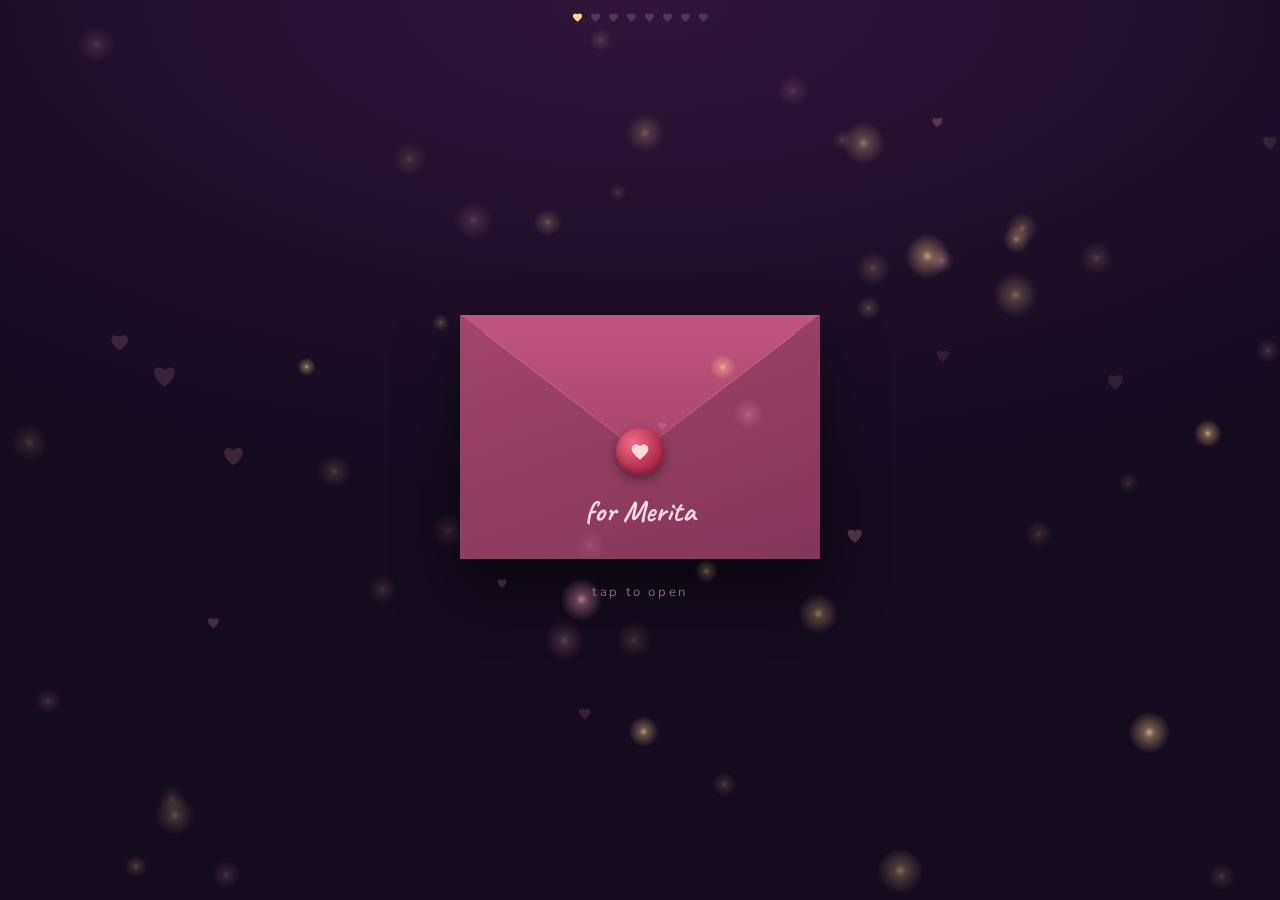
<file: merita/index.html>
﻿<!doctype html>
<html lang="en">
<head>
  <meta charset="utf-8">
  <meta name="viewport" content="width=device-width,initial-scale=1,viewport-fit=cover">
  <meta name="robots" content="noindex, nofollow, noarchive, nosnippet, noimageindex">
  <meta name="googlebot" content="noindex, nofollow, noarchive, nosnippet, noimageindex">
<title>For Merita</title>
<meta name="claude:viewport-fit-sides" content="cover">
<link rel="preconnect" href="https://fonts.googleapis.com">
<link rel="preconnect" href="https://fonts.gstatic.com" crossorigin>
<link rel="stylesheet" href="https://fonts.googleapis.com/css2?family=Caveat:wght@500;700&family=Nunito:wght@400;600&family=Pinyon+Script&display=swap">
<style>
/* Layout: one full-height night stage with four cross-fading scenes (sealed envelope, handwritten letter, candle, heart of stars) under a single particle canvas. Committed to one dark look on purpose. */
:root{
  color-scheme: dark;
  --night:#140b1e;
  --plum:#2e1639;
  --rose:#f4a6ba;
  --wine:#8c3b5c;
  --blush:#fde9ec;
  --gold:#ffd493;
  --ember:#ff9a5c;
  --ink:#4b2742;
  --script:'Pinyon Script','Snell Roundhand','Apple Chancery',cursive;
  --hand:'Caveat','Segoe Print','Bradley Hand',cursive;
  --ui:'Nunito',system-ui,-apple-system,'Segoe UI',sans-serif;
}
*,*::before,*::after{box-sizing:border-box}
html,body{height:100%}
body{
  margin:0;overflow:hidden;
  background-color:var(--night);
  background-image:radial-gradient(120% 80% at 50% 0%,var(--plum),transparent 70%);
  color:var(--blush);font-family:var(--ui);
  padding-left:max(16px,env(safe-area-inset-left,0px));
  padding-right:max(16px,env(safe-area-inset-right,0px));
  -webkit-font-smoothing:antialiased;-webkit-tap-highlight-color:transparent;
}
.stage{position:relative;height:100%}
#sky{position:fixed;inset:0;width:100%;height:100%;pointer-events:none;z-index:5}

.scene{
  position:absolute;inset:0;z-index:2;display:flex;flex-direction:column;
  overflow-x:hidden;overflow-y:auto;
  opacity:0;visibility:hidden;transition:opacity .9s ease,visibility 0s .9s;
}
.scene.on{opacity:1;visibility:visible;transition:opacity .9s ease .25s,visibility 0s}
.wrap{margin:auto;width:100%;max-width:520px;display:flex;flex-direction:column;align-items:center;gap:24px;padding-block:44px 28px;text-align:center}

button{font:inherit;color:inherit}
.btn{
  font:600 15px var(--ui);letter-spacing:.06em;
  padding:14px 28px;border-radius:999px;cursor:pointer;
  border:1px solid var(--gold);background:rgba(255,212,147,.08);color:var(--gold);
  transition:background .25s,transform .25s;
}
.btn:hover{background:rgba(255,212,147,.2);transform:translateY(-1px)}
.btn:focus-visible,.env:focus-visible,.cake:focus-visible{outline:2px solid var(--rose);outline-offset:4px}
.hint{margin:0;font:400 13px var(--ui);letter-spacing:.2em;color:rgba(244,166,186,.8);animation:breathe 3s ease-in-out infinite}

/* ---------- scene 1: envelope ---------- */
.env{
  --w:min(80vw,360px);
  position:relative;width:var(--w);height:calc(var(--w)*.68);
  border:0;padding:0;background:none;cursor:pointer;
  perspective:900px;isolation:isolate;animation:bob 5s ease-in-out infinite;
}
.env>*{position:absolute;display:block}
.env-back{inset:0;background:#6e2a48;border-radius:6px;box-shadow:0 30px 60px rgba(0,0,0,.55)}
.env-paper{
  left:7%;right:7%;top:6%;bottom:6%;background:var(--blush);border-radius:4px;
  display:grid!important;place-items:center;
  transition:transform 1s cubic-bezier(.3,.7,.2,1) .55s;
}
.env-paper svg{width:30px;height:30px;fill:var(--rose);opacity:.8}
.env-pocket{inset:0;background:linear-gradient(160deg,#a14668,#84365a);clip-path:polygon(0 0,50% 56%,100% 0,100% 100%,0 100%)}
.env-flap{
  left:0;right:0;top:0;height:56%;z-index:3;
  background:linear-gradient(#c0577f,#a8446b);
  clip-path:polygon(0 0,100% 0,50% 100%);
  transform-origin:top;
  transition:transform .8s cubic-bezier(.5,0,.2,1),z-index 0s .4s;
}
.env .seal{
  left:50%;top:56%;width:48px;height:48px;margin:-24px 0 0 -24px;border-radius:50%;z-index:4;
  background:radial-gradient(circle at 35% 30%,#ef6a86,#a82547 70%);
  box-shadow:0 4px 10px rgba(0,0,0,.4),inset 0 -3px 5px rgba(0,0,0,.25);
  display:grid;place-items:center;animation:beat 2.2s ease-in-out infinite;
  transition:opacity .4s,scale .4s;
}
.seal svg{width:20px;height:20px;fill:#ffd9df}
.env .env-to{left:0;right:0;bottom:12%;z-index:4;text-align:center;font:700 30px var(--hand);color:#ffd9e1;transition:opacity .4s}
.env.open{animation:none}
.env.open .env-flap{transform:rotateX(180deg);z-index:-1}
.env.open .env-paper{transform:translateY(-62%)}
.env.open .seal{opacity:0;scale:.3;animation:none}
.env.open .env-to{opacity:0}

/* ---------- scene 2: letter ---------- */
.paper{
  position:relative;width:min(100%,470px);padding:36px 28px 30px;text-align:left;
  background:var(--blush);color:var(--ink);border-radius:3px;transform:rotate(-1.2deg);
  box-shadow:0 24px 60px rgba(0,0,0,.5),inset 0 0 60px rgba(244,166,186,.25);
}
.paper::before,.paper::after{content:"";position:absolute;top:-11px;width:76px;height:22px;background:rgba(244,166,186,.6)}
.paper::before{left:-8px;transform:rotate(-34deg)}
.paper::after{right:-8px;transform:rotate(34deg)}
.hb{margin:0;font:700 clamp(24px,6.5vw,30px) var(--hand);color:var(--wine)}
.name{margin:0 0 14px;font:400 clamp(58px,17vw,88px)/1.05 var(--script);color:var(--wine)}
.name span{display:inline-block;padding-right:.1em}
.line{margin:0 0 6px;font:500 clamp(21px,5.6vw,25px)/1.42 var(--hand)}
.sign{margin:14px 0 0;text-align:right;font:700 clamp(24px,6.4vw,29px) var(--hand);color:var(--wine)}
.on .hb{animation:ink 1s ease .3s both}
.on .name span{animation:wipe 2.2s ease .6s both}
.on .line{animation:ink .9s ease both;animation-delay:calc(2.2s + var(--i)*1s)}
.on .sign{animation:ink 1s ease both;animation-delay:calc(2.2s + var(--n)*1s)}
.on #toCake{animation:show 1s ease both;animation-delay:calc(3.4s + var(--n)*1s)}
.letter.skip,.letter.skip *{animation-duration:0s!important;animation-delay:0s!important}

/* ---------- lock screen, progress hearts, bunting, love meter, open-when letters ---------- */
.ttl.sm{font-size:clamp(34px,9.5vw,50px)}
.lockenv{width:min(54vw,190px);animation:bob 5s ease-in-out infinite;filter:drop-shadow(0 18px 24px rgba(0,0,0,.5))}
.lockenv svg{display:block;width:100%;height:auto;overflow:visible}
.lockenv .lseal{transform-box:fill-box;transform-origin:center;animation:beat 2.2s ease-in-out infinite}
.cd{display:grid;grid-template-columns:repeat(4,minmax(0,1fr));gap:10px;width:100%;max-width:400px}
.cd div{display:flex;flex-direction:column;align-items:center;gap:4px;padding:12px 4px 10px;border:1px solid rgba(255,212,147,.45);border-radius:10px;background:rgba(255,212,147,.06)}
.cd b{font:700 clamp(34px,10vw,46px)/1 var(--hand);color:var(--gold);font-variant-numeric:tabular-nums}
.cd b.pop{animation:pop .35s ease}
.cd small{font:600 10px var(--ui);letter-spacing:.22em;text-transform:uppercase;color:var(--rose)}
.on#s0 .cd{animation:rise 1s ease .6s both}
.on#s0 .sub2{animation:ink 1s ease .4s both}

.prog{position:fixed;left:0;right:0;top:calc(env(safe-area-inset-top,0px) + 12px);z-index:6;display:flex;justify-content:center;gap:7px;pointer-events:none}
.prog svg{width:11px;height:11px;fill:rgba(244,166,186,.22);transition:fill .5s}
.prog svg.done{fill:var(--rose)}
.prog svg.cur{fill:var(--gold);animation:beat 1.8s ease-in-out infinite}

.bunting{position:relative;display:flex;justify-content:center;width:100%;padding-top:6px}
.bunting::before{content:"";position:absolute;left:4%;right:4%;top:6px;height:1px;background:rgba(253,233,236,.4)}
.bunting span{
  width:min(6.2vw,30px);aspect-ratio:.9;display:grid;place-items:start center;padding-top:3px;
  font:700 clamp(11px,3vw,15px) var(--ui);color:var(--night);
  clip-path:polygon(0 0,100% 0,50% 100%);transform-origin:50% 0;
}
.bunting span:nth-child(3n+1){background:#f4a6ba}
.bunting span:nth-child(3n+2){background:#ffd493}
.bunting span:nth-child(3n){background:#e9708f}
.bunting span.sp{width:min(3vw,14px);background:none!important}
.on .bunting span{animation:drop .8s ease both,sway 4s ease-in-out infinite;animation-delay:calc(var(--i)*.07s),calc(var(--i)*-.3s)}

.meter{width:min(58vw,230px);border:0;background:none;padding:0;cursor:pointer;touch-action:none;user-select:none;-webkit-user-select:none;-webkit-touch-callout:none}
.meter:focus-visible,.mini:focus-visible,.dcard:focus-visible{outline:2px solid var(--rose);outline-offset:4px}
.meter svg{display:block;width:100%;height:auto;filter:drop-shadow(0 0 18px rgba(244,166,186,.35));animation:beat 2.4s ease-in-out infinite}
.meter.hold svg{animation:beat .5s ease-in-out infinite;filter:drop-shadow(0 0 30px rgba(244,166,186,.7))}
.pct{margin:0;font:700 clamp(40px,12vw,52px)/1 var(--hand);color:var(--gold);font-variant-numeric:tabular-nums}
#to8,#to7b{animation:show 1s ease both}

.letters{display:flex;flex-wrap:wrap;gap:14px;justify-content:center;width:100%;padding-top:min(22vw,90px)}
.mini{display:flex;flex-direction:column;align-items:center;gap:12px;width:min(54vw,210px);border:0;background:none;padding:0;cursor:pointer;perspective:600px}
.mini .e{position:relative;display:block;width:100%;aspect-ratio:1.4;background:#8c3b5c;border-radius:4px;box-shadow:0 10px 22px rgba(0,0,0,.45);animation:wob 3.4s ease-in-out infinite;animation-delay:calc(var(--k)*.5s)}
.mini.open .e{animation:none}
.mini .e::before{content:"";position:absolute;inset:0;border-radius:4px;background:linear-gradient(160deg,#a14668,#84365a);clip-path:polygon(0 0,50% 55%,100% 0,100% 100%,0 100%)}
.mini .fl{position:absolute;left:0;right:0;top:0;height:55%;background:#c0577f;clip-path:polygon(0 0,100% 0,50% 100%);transform-origin:top;transition:transform .6s ease;z-index:1}
.mini .fl::after{content:"";position:absolute;left:50%;top:70%;width:22px;height:22px;margin-left:-11px;border-radius:50%;background:#e04669}
.mini.open .fl{transform:rotateX(180deg);z-index:-1}
.mini .lb{font:700 clamp(24px,6.6vw,30px)/1.1 var(--hand);color:var(--rose);text-align:center}
.mini.open .lb{color:var(--gold)}
.note{width:min(100%,420px);min-height:96px;display:grid;place-items:center;padding:18px 20px;background:var(--blush);color:var(--ink);border-radius:3px;font:700 clamp(21px,5.6vw,25px)/1.3 var(--hand);transform:rotate(-1deg);box-shadow:0 16px 36px rgba(0,0,0,.4);transition:opacity .35s ease}
.note.off{opacity:0}

.doodle{display:block;width:34px;margin:6px 0 0 auto}
.doodle path{fill:none;stroke:var(--wine);stroke-width:2;stroke-linecap:round;stroke-linejoin:round;stroke-dasharray:1;stroke-dashoffset:1}
.on .doodle path{animation:draw 1.6s ease both;animation-delay:calc(3s + var(--n)*1s)}

@keyframes pop{40%{transform:scale(1.18)}}
@keyframes draw{to{stroke-dashoffset:0}}
@keyframes drop{from{opacity:0;translate:0 -26px}to{opacity:1;translate:0 0}}
@keyframes sway{0%,100%{transform:rotate(-5deg)}50%{transform:rotate(5deg)}}

/* ---------- scene 6: reasons deck ---------- */
.ttl{margin:0;font:400 clamp(40px,11vw,58px)/1.1 var(--script);color:var(--blush);text-shadow:0 0 24px rgba(244,166,186,.5);text-wrap:balance}
.on .ttl{animation:ink 1s ease .2s both}
.deck{position:relative;width:min(82vw,330px);height:min(54vw,210px);min-height:180px}
.dcard{
  position:absolute;inset:0;display:grid;place-items:center;padding:24px;border:0;cursor:pointer;text-align:center;
  background:var(--blush);color:var(--ink);border-radius:6px;box-shadow:0 14px 34px rgba(0,0,0,.45);
  font:700 clamp(24px,6.6vw,30px)/1.25 var(--hand);
  transform:rotate(var(--r));transition:transform .7s cubic-bezier(.4,.1,.3,1),opacity .7s ease;
}
.dcard small{position:absolute;top:12px;left:16px;font:600 12px var(--ui);letter-spacing:.18em;color:var(--wine)}
.dcard.gone{transform:translate(130%,-12%) rotate(26deg);opacity:0;pointer-events:none}
#to7{animation:show 1s ease both}
.sub2{margin:0;font:500 clamp(22px,6vw,26px) var(--hand);color:var(--rose)}

/* ---------- scene 3: candle ---------- */
.warm{position:absolute;inset:0;z-index:-1;pointer-events:none;background:radial-gradient(circle at 50% 50%,rgba(255,190,110,.2),transparent 55%);transition:opacity 1.6s ease}
#s3.out .warm{opacity:0}
.msg{display:grid}
.msg>*{grid-area:1/1;margin:0;transition:opacity .9s ease}
.msg .t1{font:700 clamp(34px,9vw,44px) var(--hand);color:var(--blush)}
.msg .t2{font:700 clamp(30px,8vw,38px) var(--hand);color:var(--gold);opacity:0}
#s3.out .t1{opacity:0}
#s3.out .t2{opacity:1}
.cake{width:min(62vw,250px);border:0;padding:0;background:none;cursor:pointer;display:block}
.cake svg{display:block;width:100%;height:auto;overflow:visible}
.glow{transform-box:fill-box;transform-origin:center;animation:glowp 2.4s ease-in-out infinite;transition:opacity .5s}
.flame{transform-box:fill-box;transform-origin:50% 100%;animation:flick 1.3s ease-in-out infinite}
#s3.out .flame{animation:none;transform:scale(0);opacity:0;transition:transform .35s ease-in,opacity .35s}
#s3.out .glow{opacity:0;animation:none}
.smoke circle{opacity:0;transform-box:fill-box;transform-origin:center}
#s3.out .smoke circle{animation:smoke 2.2s ease-out forwards}
#s3.out .smoke circle:nth-child(2){animation-delay:.3s}
#s3.out .smoke circle:nth-child(3){animation-delay:.6s}
#s3.out .hint{opacity:0;animation:none}

/* ---------- scene 4: heart of stars ---------- */
.heart-space{width:100%;height:min(44vh,340px)}
.big{margin:0;font:400 clamp(46px,13vw,78px)/1.1 var(--script);color:var(--blush);text-shadow:0 0 28px rgba(244,166,186,.55);text-wrap:balance}
.sub{margin:0;font:700 clamp(26px,7vw,34px) var(--hand);color:var(--gold)}
.on .big{animation:ink 1.8s ease 4s both}
.on .sub{animation:ink 1.6s ease 5.2s both}
.on #more{animation:show 1.2s ease 6.4s both}

/* ---------- scene 5: night show ---------- */
#s5 .wrap{margin:auto auto 7vh}
#s5 .finale{
  background:linear-gradient(100deg,var(--rose) 0%,var(--blush) 30%,var(--gold) 50%,var(--blush) 70%,var(--rose) 100%);
  background-size:250% 100%;-webkit-background-clip:text;background-clip:text;
  color:transparent;-webkit-text-fill-color:transparent;text-shadow:none;
  filter:drop-shadow(0 0 18px rgba(244,166,186,.5));
}
.on#s5 .finale{animation:rise 1.6s ease .4s both,sheen 6s linear 2s infinite}
.on#s5 .sub{animation-delay:1.6s}
.moon{
  position:absolute;top:max(4vh,20px);right:max(8vw,24px);
  width:clamp(56px,15vw,86px);aspect-ratio:1;border-radius:50%;
  box-shadow:-12px 5px 0 0 var(--blush);
  filter:drop-shadow(0 0 16px rgba(253,233,236,.55));
  animation:drift 8s ease-in-out infinite;
}
.wish{margin:0;min-height:1.5em;font:500 clamp(22px,6vw,28px) var(--hand);color:var(--rose);transition:opacity .8s ease}
.wish.off{opacity:0}
@keyframes drift{50%{transform:translateY(8px) rotate(-3deg)}}

@keyframes rise{from{opacity:0;transform:translateY(10px)}to{opacity:1;transform:none}}
@keyframes sheen{from{background-position:100% 0}to{background-position:-150% 0}}
@keyframes wob{50%{transform:rotate(-2.5deg) translateY(-4px)}}
@keyframes bob{50%{transform:translateY(-8px) rotate(.5deg)}}
@keyframes beat{0%,100%{transform:scale(1)}15%{transform:scale(1.16)}30%{transform:scale(1)}45%{transform:scale(1.1)}}
@keyframes breathe{50%{opacity:.4}}
@keyframes ink{from{opacity:0;transform:translateY(8px);filter:blur(3px)}to{opacity:1;transform:none;filter:none}}
@keyframes show{from{opacity:0;visibility:hidden;transform:translateY(8px)}to{opacity:1;visibility:visible;transform:none}}
@keyframes wipe{from{clip-path:inset(-25% 100% -25% -5%)}to{clip-path:inset(-25% -10% -25% -5%)}}
@keyframes flick{0%,100%{transform:scale(1,1) rotate(-1.5deg)}25%{transform:scale(.94,1.07) rotate(2deg)}50%{transform:scale(1.04,.96) rotate(-2deg)}75%{transform:scale(.96,1.05) rotate(1deg)}}
@keyframes glowp{50%{opacity:.7;transform:scale(1.07)}}
@keyframes smoke{from{opacity:.5;transform:translateY(0) scale(.6)}to{opacity:0;transform:translateY(-80px) scale(2.2)}}

@media (prefers-reduced-motion:reduce){
  *,*::before,*::after{animation-duration:.01ms!important;animation-delay:0s!important;animation-iteration-count:1!important;transition-duration:.01ms!important;transition-delay:0s!important}
}
</style>
</head>
<body>

<div class="stage">
  <canvas id="sky"></canvas>
  <div class="prog" id="prog" aria-hidden="true" hidden></div>

  <!-- 0. locked until Mangsir 10 -->
  <section class="scene" id="s0">
    <div class="wrap">
      <div class="lockenv" aria-hidden="true">
        <svg viewBox="0 0 200 140">
          <rect x="6" y="14" width="188" height="116" rx="8" fill="#6e2a48"/>
          <path d="M6 22L100 86L194 22V122a8 8 0 0 1-8 8H14a8 8 0 0 1-8-8Z" fill="#8a3558"/>
          <path d="M6 22Q6 14 14 14H186Q194 14 194 22L100 86Z" fill="#b34a72"/>
          <g class="lseal">
            <circle cx="100" cy="82" r="17" fill="#d93a63"/>
            <path transform="translate(88 70)" fill="#ffd9df" d="M12 21.35l-1.45-1.32C5.4 15.36 2 12.28 2 8.5 2 5.42 4.42 3 7.5 3c1.74 0 3.41.81 4.5 2.09C13.09 3.81 14.76 3 16.5 3 19.58 3 22 5.42 22 8.5c0 3.78-3.4 6.86-8.55 11.54L12 21.35z"/>
          </g>
        </svg>
      </div>
      <h1 class="ttl sm" id="lockTitle">Something is waiting for you, Merita</h1>
      <div class="cd" role="timer" aria-label="Time until it opens">
        <div><b id="cdD">0</b><small>days</small></div>
        <div><b id="cdH">00</b><small>hours</small></div>
        <div><b id="cdM">00</b><small>minutes</small></div>
        <div><b id="cdS">00</b><small>seconds</small></div>
      </div>
    </div>
  </section>

  <!-- 1. sealed envelope -->
  <section class="scene" id="s1">
    <div class="wrap">
      <button class="env" id="env" type="button" aria-label="Open the letter for Merita">
        <span class="env-back"></span>
        <span class="env-paper"><svg viewBox="0 0 24 24" aria-hidden="true"><path d="M12 21.35l-1.45-1.32C5.4 15.36 2 12.28 2 8.5 2 5.42 4.42 3 7.5 3c1.74 0 3.41.81 4.5 2.09C13.09 3.81 14.76 3 16.5 3 19.58 3 22 5.42 22 8.5c0 3.78-3.4 6.86-8.55 11.54L12 21.35z"/></svg></span>
        <span class="env-pocket"></span>
        <span class="env-flap"></span>
        <span class="seal"><svg viewBox="0 0 24 24" aria-hidden="true"><path d="M12 21.35l-1.45-1.32C5.4 15.36 2 12.28 2 8.5 2 5.42 4.42 3 7.5 3c1.74 0 3.41.81 4.5 2.09C13.09 3.81 14.76 3 16.5 3 19.58 3 22 5.42 22 8.5c0 3.78-3.4 6.86-8.55 11.54L12 21.35z"/></svg></span>
        <span class="env-to">for Merita</span>
      </button>
      <p class="hint">tap to open</p>
    </div>
  </section>

  <!-- 2. handwritten letter -->
  <section class="scene" id="s2">
    <div class="wrap letter" id="letter">
      <article class="paper" id="paper">
        <p class="hb">Happy birthday,</p>
        <h1 class="name"><span>Merita</span></h1>
        <div id="lines"></div>
        <p class="sign" id="sign"></p>
        <svg class="doodle" viewBox="0 0 40 36" aria-hidden="true"><path pathLength="1" d="M20 33C5 22 2 12 8 7C13 3 19 6 20 11C21 6 27 3 32 7C38 12 35 22 20 33Z"/></svg>
      </article>
      <button class="btn" id="toCake" type="button">there's more</button>
    </div>
  </section>

  <!-- 2b. reasons deck -->
  <section class="scene" id="s6">
    <div class="wrap">
      <h2 class="ttl">Reasons I love you</h2>
      <div class="deck" id="deck"></div>
      <p class="hint" id="deckHint">tap the card</p>
      <button class="btn" id="to7" type="button" hidden>keep going</button>
    </div>
  </section>

  <!-- 2b-2. love meter -->
  <section class="scene" id="s9">
    <div class="wrap">
      <h2 class="ttl">How much do I love you?</h2>
      <button class="meter" id="meter" type="button" aria-label="Press and hold to measure">
        <svg viewBox="0 0 24 24" aria-hidden="true">
          <defs><clipPath id="hclip"><path d="M12 21.35l-1.45-1.32C5.4 15.36 2 12.28 2 8.5 2 5.42 4.42 3 7.5 3c1.74 0 3.41.81 4.5 2.09C13.09 3.81 14.76 3 16.5 3 19.58 3 22 5.42 22 8.5c0 3.78-3.4 6.86-8.55 11.54L12 21.35z"/></clipPath></defs>
          <path fill="rgba(244,166,186,.12)" d="M12 21.35l-1.45-1.32C5.4 15.36 2 12.28 2 8.5 2 5.42 4.42 3 7.5 3c1.74 0 3.41.81 4.5 2.09C13.09 3.81 14.76 3 16.5 3 19.58 3 22 5.42 22 8.5c0 3.78-3.4 6.86-8.55 11.54L12 21.35z"/>
          <rect id="mFill" x="0" y="21.6" width="24" height="24" fill="#e9708f" clip-path="url(#hclip)"/>
          <path fill="none" stroke="#ffd493" stroke-width=".4" d="M12 21.35l-1.45-1.32C5.4 15.36 2 12.28 2 8.5 2 5.42 4.42 3 7.5 3c1.74 0 3.41.81 4.5 2.09C13.09 3.81 14.76 3 16.5 3 19.58 3 22 5.42 22 8.5c0 3.78-3.4 6.86-8.55 11.54L12 21.35z"/>
        </svg>
      </button>
      <p class="pct" id="pct">0%</p>
      <p class="hint" id="mHint">press and hold the heart</p>
      <button class="btn" id="to8" type="button" hidden>keep going</button>
    </div>
  </section>

  <!-- 2b-3. open when letters -->
  <section class="scene" id="s8">
    <div class="wrap">
      <h2 class="ttl">Open when…</h2>
      <div class="letters" id="letters"></div>
      <p class="hint" id="oHint">tap the envelope</p>
      <p class="note" id="note" hidden></p>
      <button class="btn" id="to7b" type="button" hidden>make a wish</button>
    </div>
  </section>


  <!-- 3. candle -->
  <section class="scene" id="s3">
    <div class="warm"></div>
    <div class="wrap">
      <div class="bunting" id="bunting" aria-hidden="true"></div>
      <div class="msg" aria-live="polite">
        <p class="t1">Make a wish, Merita.</p>
        <p class="t2">May every bit of it come true.</p>
      </div>
      <button class="cake" id="cake" type="button" aria-label="Blow out the candle">
        <svg viewBox="0 0 240 270" aria-hidden="true">
          <defs>
            <radialGradient id="glow"><stop offset="0" stop-color="#ffd493" stop-opacity=".9"/><stop offset=".4" stop-color="#ff9a5c" stop-opacity=".35"/><stop offset="1" stop-color="#ff9a5c" stop-opacity="0"/></radialGradient>
            <linearGradient id="flameg" x1="0" y1="1" x2="0" y2="0"><stop offset="0" stop-color="#ff9a5c"/><stop offset=".6" stop-color="#ffd493"/><stop offset="1" stop-color="#fff3d1"/></linearGradient>
          </defs>
          <circle class="glow" cx="120" cy="40" r="46" fill="url(#glow)"/>
          <ellipse cx="120" cy="246" rx="106" ry="13" fill="#fde9ec" opacity=".92"/>
          <rect x="32" y="164" width="176" height="76" rx="12" fill="#e5809e"/>
          <rect x="32" y="206" width="176" height="9" fill="#b85378"/>
          <g fill="#fde9ec">
            <circle cx="46" cy="228" r="2.6"/><circle cx="62" cy="228" r="2.6"/><circle cx="78" cy="228" r="2.6"/><circle cx="94" cy="228" r="2.6"/><circle cx="110" cy="228" r="2.6"/>
            <circle cx="126" cy="228" r="2.6"/><circle cx="142" cy="228" r="2.6"/><circle cx="158" cy="228" r="2.6"/><circle cx="174" cy="228" r="2.6"/><circle cx="190" cy="228" r="2.6"/>
          </g>
          <rect x="32" y="158" width="176" height="10" fill="#fde9ec"/>
          <g fill="#fde9ec">
            <circle cx="41" cy="168" r="9"/><circle cx="59" cy="168" r="9"/><circle cx="77" cy="168" r="9"/><circle cx="95" cy="168" r="9"/><circle cx="113" cy="168" r="9"/>
            <circle cx="131" cy="168" r="9"/><circle cx="149" cy="168" r="9"/><circle cx="167" cy="168" r="9"/><circle cx="185" cy="168" r="9"/><circle cx="203" cy="168" r="9"/>
          </g>
          <rect x="60" y="112" width="120" height="54" rx="10" fill="#f6b9c9"/>
          <rect x="60" y="108" width="120" height="8" fill="#fde9ec"/>
          <g fill="#fde9ec">
            <circle cx="68" cy="116" r="8"/><circle cx="84" cy="116" r="8"/><circle cx="100" cy="116" r="8"/><circle cx="116" cy="116" r="8"/>
            <circle cx="132" cy="116" r="8"/><circle cx="148" cy="116" r="8"/><circle cx="164" cy="116" r="8"/>
          </g>
          <rect x="113" y="64" width="14" height="46" rx="3" fill="#ffd493"/>
          <g fill="#f4a6ba"><rect x="113" y="74" width="14" height="5"/><rect x="113" y="86" width="14" height="5"/><rect x="113" y="98" width="14" height="5"/></g>
          <rect x="119" y="58" width="2" height="8" fill="#4b2742"/>
          <g class="flame" id="flame">
            <path d="M120 20C128 32 131 44 120 57C109 44 112 32 120 20Z" fill="url(#flameg)"/>
            <path d="M120 36C124 43 124 50 120 55C116 50 116 43 120 36Z" fill="#fff6df"/>
          </g>
          <g class="smoke" fill="#fde9ec"><circle cx="118" cy="50" r="5"/><circle cx="123" cy="48" r="4"/><circle cx="120" cy="52" r="6"/></g>
        </svg>
      </button>
      <p class="hint">tap the flame to blow it out</p>
    </div>
  </section>

  <!-- 4. heart of stars -->
  <section class="scene" id="s4">
    <div class="wrap">
      <div class="heart-space" aria-hidden="true"></div>
      <h2 class="big">Happy Birthday, Merita</h2>
      <p class="sub">I love you, always.</p>
      <button class="btn" id="more" type="button">one more surprise</button>
    </div>
  </section>

  <!-- 5. night show -->
  <section class="scene" id="s5">
    <div class="moon" aria-hidden="true"></div>
    <div class="wrap">
      <h2 class="big finale">Merita</h2>
      <p class="sub">Here's to another year of you.</p>
      <p class="wish off" id="wish" aria-live="polite"></p>
      <p class="hint">tap the sky</p>
    </div>
  </section>
</div>

<script>
(function () {
  /* Edit the words here. */
  var FROM = 'Narayan';
  var LETTER = [
    'Today is all yours: every candle, every slice, every wish.',
    'You make ordinary days feel like something I want to keep.',
    'Thank you for your smile, your patience, and for being so completely you.',
    "I hope this year is gentle with you and gives you everything you've been hoping for.",
    "I'd choose this ordinary, wonderful us a thousand times over.",
    "I'm really glad it's you."
  ];

  var $ = function (s) { return document.querySelector(s); };
  var reduce = window.matchMedia && matchMedia('(prefers-reduced-motion: reduce)').matches;
  var scenes = Array.prototype.slice.call(document.querySelectorAll('.scene'));
  var timers = [];
  function later(fn, ms) { timers.push(setTimeout(fn, ms)); }
  function clearT() { timers.forEach(clearTimeout); timers = []; }

  /* letter text */
  var linesEl = $('#lines');
  LETTER.forEach(function (t, i) {
    var p = document.createElement('p');
    p.className = 'line';
    p.style.setProperty('--i', i);
    p.textContent = t;
    linesEl.appendChild(p);
  });
  $('#sign').textContent = 'with all my love, ' + FROM;
  $('#letter').style.setProperty('--n', LETTER.length);
  $('#paper').addEventListener('click', function () { $('#letter').classList.add('skip'); });

  /* ---------- canvas ---------- */
  var cv = $('#sky'), cx = cv.getContext('2d');
  var W = 0, H = 0, DPR = 1;
  var flies = [], bits = [], con = null, ahearts = [];
  var PALETTE = ['#f4a6ba', '#fde9ec', '#ffd493', '#e9708f', '#ff9a5c'];

  function sprite(rgb) {
    var c = document.createElement('canvas'); c.width = c.height = 64;
    var g = c.getContext('2d'), gr = g.createRadialGradient(32, 32, 0, 32, 32, 32);
    gr.addColorStop(0, 'rgba(' + rgb + ',1)');
    gr.addColorStop(0.25, 'rgba(' + rgb + ',.5)');
    gr.addColorStop(1, 'rgba(' + rgb + ',0)');
    g.fillStyle = gr; g.fillRect(0, 0, 64, 64);
    return c;
  }
  var goldSpr = sprite('255,212,147'), roseSpr = sprite('244,166,186');

  function resize() {
    DPR = Math.min(window.devicePixelRatio || 1, 2);
    W = window.innerWidth; H = window.innerHeight;
    cv.width = Math.round(W * DPR); cv.height = Math.round(H * DPR);
    cx.setTransform(DPR, 0, 0, DPR, 0, 0);
  }
  function initFlies() {
    ahearts = [];
    for (var h = 0; h < (reduce ? 4 : 12); h++) {
      ahearts.push({
        x: Math.random() * W, y: Math.random() * H, s: 5 + Math.random() * 9,
        v: 0.25 + Math.random() * 0.4, a: 0.1 + Math.random() * 0.18, ph: Math.random() * 6.28
      });
    }
    flies = [];
    var n = reduce ? 14 : Math.round(Math.min(46, (W * H) / 16000));
    for (var i = 0; i < n; i++) {
      flies.push({
        x: Math.random() * W, y: Math.random() * H, r: 1.2 + Math.random() * 2.2,
        vx: (Math.random() - 0.5) * 0.15, vy: -0.05 - Math.random() * 0.2,
        ph: Math.random() * 6.28, sp: 0.4 + Math.random() * 0.9,
        spr: Math.random() < 0.7 ? goldSpr : roseSpr
      });
    }
  }

  function burst(x, y, n, kind) {
    for (var i = 0; i < n; i++) {
      var a = Math.random() * Math.PI * 2, sp = 2 + Math.random() * 5;
      bits.push({
        x: x, y: y, vx: Math.cos(a) * sp, vy: Math.sin(a) * sp - 3,
        rot: Math.random() * 6.28, vr: (Math.random() - 0.5) * 0.2,
        s: 6 + Math.random() * 9, life: 0, max: 140 + Math.random() * 100,
        kind: kind || (Math.random() < 0.45 ? 'heart' : 'petal'),
        col: PALETTE[Math.floor(Math.random() * PALETTE.length)],
        sway: Math.random() * 6.28
      });
    }
  }
  function heartPath(s) {
    cx.beginPath();
    cx.moveTo(0, s * 0.9);
    cx.bezierCurveTo(-s * 1.2, s * 0.1, -s * 0.8, -s * 0.9, 0, -s * 0.35);
    cx.bezierCurveTo(s * 0.8, -s * 0.9, s * 1.2, s * 0.1, 0, s * 0.9);
    cx.closePath();
  }
  function drawBits(dt) {
    for (var i = bits.length - 1; i >= 0; i--) {
      var b = bits[i]; b.life += dt;
      if (b.life > b.max) { bits.splice(i, 1); continue; }
      b.vx *= Math.pow(0.985, dt); b.vy += 0.07 * dt; if (b.vy > 2.2) b.vy = 2.2;
      b.x += (b.vx + Math.sin(b.life * 0.05 + b.sway) * 0.5) * dt;
      b.y += b.vy * dt; b.rot += b.vr * dt;
      var f = b.life / b.max, a = f > 0.7 ? 1 - (f - 0.7) / 0.3 : 1;
      cx.save(); cx.globalAlpha = Math.max(0, a);
      cx.translate(b.x, b.y); cx.rotate(b.rot); cx.fillStyle = b.col;
      if (b.kind === 'heart') heartPath(b.s * 0.8);
      else if (b.kind === 'conf') { cx.beginPath(); cx.rect(-b.s * 0.3, -b.s * 0.5, b.s * 0.6, b.s); }
      else { cx.beginPath(); cx.ellipse(0, 0, b.s * 0.5, b.s, 0, 0, 6.2832); }
      cx.fill(); cx.restore();
    }
  }

  /* heart constellation */
  var N = 30, STEP = 0.11;
  function clamp(v) { return v < 0 ? 0 : v > 1 ? 1 : v; }
  function layoutCon() {
    var el = $('.heart-space'); if (!el || !con) return;
    var r = el.getBoundingClientRect(), pts = [], i;
    for (i = 0; i < N; i++) {
      var th = (i / N) * Math.PI * 2;
      pts.push([16 * Math.pow(Math.sin(th), 3),
        -(13 * Math.cos(th) - 5 * Math.cos(2 * th) - 2 * Math.cos(3 * th) - Math.cos(4 * th))]);
    }
    var minx = 1e9, maxx = -1e9, miny = 1e9, maxy = -1e9;
    pts.forEach(function (p) {
      minx = Math.min(minx, p[0]); maxx = Math.max(maxx, p[0]);
      miny = Math.min(miny, p[1]); maxy = Math.max(maxy, p[1]);
    });
    var sc = Math.min(r.width / (maxx - minx), r.height / (maxy - miny)) * 0.9;
    var cxm = r.left + r.width / 2, cym = r.top + r.height / 2;
    var ox = cxm - ((minx + maxx) / 2) * sc, oy = cym - ((miny + maxy) / 2) * sc;
    con.pts = pts.map(function (p) { return [ox + p[0] * sc, oy + p[1] * sc]; });
    con.cc = [cxm, cym];
  }
  function startCon() {
    var bg = [];
    for (var i = 0; i < 40; i++) bg.push({ x: Math.random() * W, y: Math.random() * H, d: Math.random() * 4, r: 0.8 + Math.random() * 1.4, ph: Math.random() * 6 });
    con = { t0: performance.now() / 1000 - (reduce ? 10 : 0), bg: bg, pts: [], cc: [W / 2, H / 3] };
    layoutCon();
  }
  function drawCon(t) {
    if (!con || !con.pts.length) return;
    var el = t - con.t0, i;
    cx.save();
    var b = 1 + 0.016 * Math.sin(el * 2.4);
    cx.translate(con.cc[0], con.cc[1]); cx.scale(b, b); cx.translate(-con.cc[0], -con.cc[1]);
    var rg = clamp((el - 1.5) / 1.5), rmax = Math.min(W, H) * 0.5;
    cx.lineWidth = 1.5; cx.strokeStyle = '#f4a6ba';
    for (i = 0; i < 3; i++) {
      var rp = (el * 0.3 + i / 3) % 1;
      cx.globalAlpha = (1 - rp) * 0.22 * rg;
      cx.beginPath(); cx.arc(con.cc[0], con.cc[1], 30 + rp * rmax, 0, 6.2832); cx.stroke();
    }
    con.bg.forEach(function (s) {
      var a = clamp((el - s.d) / 1) * (0.25 + 0.5 * (0.5 + 0.5 * Math.sin(t * 1.5 + s.ph)));
      cx.globalAlpha = a; cx.fillStyle = '#fff6e0';
      cx.beginPath(); cx.arc(s.x, s.y, s.r, 0, 6.2832); cx.fill();
    });
    cx.globalAlpha = 1; cx.lineWidth = 1; cx.strokeStyle = 'rgba(255,212,147,.55)';
    for (i = 0; i < N; i++) {
      var p = clamp((el - (i * STEP + 0.15)) / 0.35);
      if (p <= 0) continue;
      var a0 = con.pts[i], b0 = con.pts[(i + 1) % N];
      cx.beginPath(); cx.moveTo(a0[0], a0[1]);
      cx.lineTo(a0[0] + (b0[0] - a0[0]) * p, a0[1] + (b0[1] - a0[1]) * p);
      cx.stroke();
    }
    for (i = 0; i < N; i++) {
      var q = clamp((el - i * STEP) / 0.4);
      if (q <= 0) continue;
      var tw = 0.75 + 0.25 * Math.sin(t * 2 + i * 1.7), s = (10 + (i % 3) * 3) * q * tw, pt = con.pts[i];
      cx.globalAlpha = q; cx.drawImage(goldSpr, pt[0] - s, pt[1] - s, s * 2, s * 2);
      cx.fillStyle = '#fff6e0'; cx.beginPath(); cx.arc(pt[0], pt[1], 1.6 * q, 0, 6.2832); cx.fill();
    }
    cx.restore(); cx.globalAlpha = 1;
  }

  var last = performance.now();
  function frame(now) {
    var dt = Math.min(50, now - last) / 16.67; last = now;
    var t = now / 1000;
    cx.clearRect(0, 0, W, H);
    for (var i = 0; i < flies.length; i++) {
      var f = flies[i];
      f.x += f.vx * dt + Math.sin(t * 0.5 + f.ph) * 0.12 * dt; f.y += f.vy * dt;
      if (f.y < -20) { f.y = H + 20; f.x = Math.random() * W; }
      if (f.x < -20) f.x = W + 20; if (f.x > W + 20) f.x = -20;
      var s = f.r * 7;
      cx.globalAlpha = 0.2 + 0.6 * (0.5 + 0.5 * Math.sin(t * f.sp + f.ph));
      cx.drawImage(f.spr, f.x - s, f.y - s, s * 2, s * 2);
    }
    for (var j = 0; j < ahearts.length; j++) {
      var ah = ahearts[j]; ah.y -= ah.v * dt;
      if (ah.y < -30) { ah.y = H + 30; ah.x = Math.random() * W; }
      cx.save(); cx.translate(ah.x + Math.sin(t * 0.6 + ah.ph) * 14, ah.y);
      cx.globalAlpha = ah.a; cx.fillStyle = '#f4a6ba'; heartPath(ah.s); cx.fill(); cx.restore();
    }
    cx.globalAlpha = 1;
    meterTick(dt);
    drawShow(dt, t); drawCon(t); drawBits(dt);
    requestAnimationFrame(frame);
  }

  /* night show: fireworks, shooting stars, sky lanterns */
  var rockets = [], sparks = [], shoots = [], lanterns = [], stars = [], balloons = [];
  var show5 = false, showA = 0, tRock = 0, tShoot = 0, tLant = 0, tBal = 0, rocketCount = 0;
  var WISHES = [
    'May you laugh until your cheeks hurt.',
    'May every plan you make come true.',
    'May you always feel as loved as you are.',
    'May this year be your brightest yet.',
    'I will be right here for every birthday after this one.'
  ];
  var wi = 0;
  function cycleWish() {
    var w = $('#wish'); if (!w) return;
    w.classList.add('off');
    later(function () {
      w.textContent = WISHES[wi++ % WISHES.length];
      w.classList.remove('off');
      later(cycleWish, 3800);
    }, 800);
  }
  var BALLOONCOL = ['#e9708f', '#f4a6ba', '#ffd493', '#c0577f', '#ff9a5c'];
  function spawnBalloon(initial) {
    balloons.push({
      x: W * (0.06 + Math.random() * 0.88), y: initial ? H * (0.5 + Math.random() * 0.5) : H + 70,
      s: 20 + Math.random() * 14, vy: 0.45 + Math.random() * 0.5, ph: Math.random() * 6.28,
      col: BALLOONCOL[Math.floor(Math.random() * BALLOONCOL.length)]
    });
  }
  function confettiRain(n) {
    for (var i = 0; i < n; i++) {
      bits.push({
        x: Math.random() * W, y: -10 - Math.random() * H * 0.5, vx: (Math.random() - 0.5) * 1.2, vy: 0.5 + Math.random(),
        rot: Math.random() * 6.28, vr: (Math.random() - 0.5) * 0.25, s: 6 + Math.random() * 6,
        life: 0, max: 300 + Math.random() * 120, kind: 'conf',
        col: PALETTE[Math.floor(Math.random() * PALETTE.length)], sway: Math.random() * 6.28
      });
    }
  }
  var SPARKCOL = ['255,212,147', '244,166,186', '253,233,236', '255,154,92', '233,112,143'];

  function spawnLantern(initial) {
    lanterns.push({
      x: Math.random() * W, y: initial ? H * (0.45 + Math.random() * 0.55) : H + 40,
      s: 12 + Math.random() * 12, vy: 0.25 + Math.random() * 0.35,
      ph: Math.random() * 6.28, sp: 0.4 + Math.random() * 0.5
    });
  }
  function launch(heart) {
    var x = heart ? W / 2 : W * (0.12 + Math.random() * 0.76);
    var ty = H * (heart ? 0.26 : 0.12 + Math.random() * 0.33);
    rockets.push({
      x: x, y: H + 8, vy: -Math.sqrt(2 * 0.14 * (H - ty)), heart: heart,
      col: SPARKCOL[Math.floor(Math.random() * SPARKCOL.length)]
    });
  }
  function explode(x, y, heart, rgb) {
    var k = Math.max(0.7, Math.min(1.4, Math.min(W, H) / 420));
    var col = rgb || SPARKCOL[Math.floor(Math.random() * SPARKCOL.length)];
    var n = heart ? 52 : 72, i;
    for (i = 0; i < n; i++) {
      var vx, vy, g = 0.035;
      if (heart) {
        var th = (i / n) * Math.PI * 2;
        vx = 16 * Math.pow(Math.sin(th), 3) * 0.2 * k;
        vy = -(13 * Math.cos(th) - 5 * Math.cos(2 * th) - 2 * Math.cos(3 * th) - Math.cos(4 * th)) * 0.2 * k;
        g = 0.008;
      } else {
        var an = Math.random() * 6.2832, sp = (1.2 + Math.random() * 2.4) * k;
        vx = Math.cos(an) * sp; vy = Math.sin(an) * sp;
      }
      sparks.push({ x: x, y: y, vx: vx, vy: vy, g: g, life: 0, max: 70 + Math.random() * 40, col: col });
    }
  }
  function startShow() {
    rockets = []; sparks = []; shoots = []; lanterns = []; balloons = []; stars = [];
    tRock = 0.5; tShoot = 2.5; tLant = 0.5; tBal = 1; rocketCount = 0;
    for (var i = 0; i < 6; i++) spawnLantern(true);
    for (i = 0; i < 4; i++) spawnBalloon(true);
    for (i = 0; i < 90; i++) stars.push({ x: Math.random() * W, y: Math.random() * H * 0.75, r: 0.6 + Math.random() * 1.3, ph: Math.random() * 6.28, sp: 0.8 + Math.random() * 1.6 });
    confettiRain(reduce ? 20 : 90);
    if (!reduce) launch(true);
  }
  function drawShow(dt, t) {
    var sec = dt / 60, i;
    showA = Math.max(0, Math.min(1, showA + (show5 ? 1 : -1) * sec * 1.5));
    if (!show5 && showA === 0) {
      if (lanterns.length || sparks.length || rockets.length || shoots.length || stars.length || balloons.length) { lanterns = []; sparks = []; rockets = []; shoots = []; stars = []; balloons = []; }
      return;
    }
    for (i = 0; i < stars.length; i++) {
      var st = stars[i];
      cx.globalAlpha = showA * (0.15 + 0.65 * (0.5 + 0.5 * Math.sin(t * st.sp + st.ph)));
      cx.fillStyle = '#fff6e0';
      cx.beginPath(); cx.arc(st.x, st.y, st.r, 0, 6.2832); cx.fill();
    }
    if (show5) {
      if (!reduce) {
        tRock -= sec;
        if (tRock <= 0) { rocketCount++; launch(rocketCount % 5 === 0); tRock = 0.7 + Math.random() * 1.1; }
        tShoot -= sec;
        if (tShoot <= 0) {
          shoots.push({ x: W * (0.3 + Math.random() * 0.7), y: H * Math.random() * 0.35, vx: -9, vy: 4.5, life: 0, max: 45 });
          tShoot = 3 + Math.random() * 3;
        }
      }
      tLant -= sec;
      if (tLant <= 0 && lanterns.length < 12) { spawnLantern(false); tLant = 1.2 + Math.random() * 1.2; }
      tBal -= sec;
      if (tBal <= 0 && balloons.length < 7) { spawnBalloon(false); tBal = 2 + Math.random() * 2; }
    }

    for (i = balloons.length - 1; i >= 0; i--) {
      var bl = balloons[i]; bl.y -= bl.vy * dt;
      if (bl.y < -90) { balloons.splice(i, 1); continue; }
      var bx = bl.x + Math.sin(t * 0.7 + bl.ph) * 14, bs = bl.s;
      cx.globalAlpha = showA * 0.5; cx.strokeStyle = '#fde9ec'; cx.lineWidth = 1;
      cx.beginPath(); cx.moveTo(bx, bl.y + bs * 1.15);
      cx.quadraticCurveTo(bx + Math.sin(t * 2 + bl.ph) * 6, bl.y + bs * 2.1, bx, bl.y + bs * 3);
      cx.stroke();
      cx.globalAlpha = showA * 0.92; cx.fillStyle = bl.col;
      cx.beginPath(); cx.ellipse(bx, bl.y, bs * 0.8, bs, 0, 0, 6.2832); cx.fill();
      cx.beginPath(); cx.moveTo(bx, bl.y + bs); cx.lineTo(bx - 4, bl.y + bs + 7); cx.lineTo(bx + 4, bl.y + bs + 7); cx.closePath(); cx.fill();
      cx.globalAlpha = showA * 0.4; cx.fillStyle = '#ffffff';
      cx.beginPath(); cx.ellipse(bx - bs * 0.3, bl.y - bs * 0.35, bs * 0.17, bs * 0.3, -0.5, 0, 6.2832); cx.fill();
    }

    for (i = lanterns.length - 1; i >= 0; i--) {
      var l = lanterns[i]; l.y -= l.vy * dt;
      if (l.y < -60) { lanterns.splice(i, 1); continue; }
      var lx = l.x + Math.sin(t * l.sp + l.ph) * 10, s = l.s;
      cx.globalAlpha = showA * 0.55;
      cx.drawImage(goldSpr, lx - s * 3, l.y - s * 3, s * 6, s * 6);
      var gr = cx.createLinearGradient(0, l.y - s, 0, l.y + s);
      gr.addColorStop(0, '#ffe6b3'); gr.addColorStop(1, '#ff9a5c');
      cx.globalAlpha = showA * 0.92; cx.fillStyle = gr;
      cx.beginPath();
      cx.moveTo(lx - s * 0.55, l.y - s * 0.7); cx.lineTo(lx + s * 0.55, l.y - s * 0.7);
      cx.lineTo(lx + s * 0.4, l.y + s * 0.7); cx.lineTo(lx - s * 0.4, l.y + s * 0.7);
      cx.closePath(); cx.fill();
      cx.fillStyle = '#fff6df'; cx.globalAlpha = showA * (0.6 + 0.4 * Math.sin(t * 6 + l.ph));
      cx.beginPath(); cx.arc(lx, l.y + s * 0.55, s * 0.18, 0, 6.2832); cx.fill();
    }

    cx.lineCap = 'round';
    for (i = rockets.length - 1; i >= 0; i--) {
      var r = rockets[i]; r.y += r.vy * dt; r.vy += 0.14 * dt;
      if (r.vy > -0.5) { explode(r.x, r.y, r.heart, r.col); rockets.splice(i, 1); continue; }
      var tg = cx.createLinearGradient(0, r.y, 0, r.y - r.vy * 5);
      tg.addColorStop(0, 'rgba(255,240,210,.95)'); tg.addColorStop(1, 'rgba(255,212,147,0)');
      cx.globalAlpha = showA; cx.strokeStyle = tg; cx.lineWidth = 2;
      cx.beginPath(); cx.moveTo(r.x, r.y); cx.lineTo(r.x, r.y - r.vy * 5); cx.stroke();
    }

    cx.lineWidth = 1.8;
    for (i = sparks.length - 1; i >= 0; i--) {
      var p = sparks[i]; p.life += dt;
      if (p.life > p.max) { sparks.splice(i, 1); continue; }
      var fr = Math.pow(0.965, dt); p.vx *= fr; p.vy *= fr; p.vy += p.g * dt;
      p.x += p.vx * dt; p.y += p.vy * dt;
      var pa = 1 - p.life / p.max;
      cx.globalAlpha = showA * pa * pa; cx.strokeStyle = 'rgb(' + p.col + ')';
      cx.beginPath(); cx.moveTo(p.x - p.vx * 2.5, p.y - p.vy * 2.5); cx.lineTo(p.x, p.y); cx.stroke();
    }

    for (i = shoots.length - 1; i >= 0; i--) {
      var m = shoots[i]; m.life += dt;
      if (m.life > m.max) { shoots.splice(i, 1); continue; }
      m.x += m.vx * dt; m.y += m.vy * dt;
      var tx = m.x - m.vx * 14, tyy = m.y - m.vy * 14;
      var sg = cx.createLinearGradient(m.x, m.y, tx, tyy);
      sg.addColorStop(0, 'rgba(255,246,224,1)'); sg.addColorStop(1, 'rgba(255,246,224,0)');
      cx.globalAlpha = showA * Math.sin((m.life / m.max) * Math.PI);
      cx.strokeStyle = sg; cx.lineWidth = 1.6;
      cx.beginPath(); cx.moveTo(m.x, m.y); cx.lineTo(tx, tyy); cx.stroke();
    }
    cx.globalAlpha = 1;
  }

  /* ---------- countdown, progress hearts, bunting, love meter, open-when ---------- */
  /* Mangsir 10, 2083 BS = 26 Nov 2026. 00:00 in Nepal (UTC+5:45) is 18:15 UTC the day before. */
  var UNLOCK = Date.UTC(2026, 10, 25, 18, 15, 0);
  var cdTimer = 0, cdLast = {};
  var cdEls = { d: $('#cdD'), h: $('#cdH'), m: $('#cdM'), s: $('#cdS') };
  function setCd(k, v) {
    var s = k === 'd' ? String(v) : (v < 10 ? '0' + v : String(v));
    if (cdLast[k] === s) return;
    cdLast[k] = s;
    var el = cdEls[k]; el.textContent = s;
    el.classList.remove('pop'); void el.offsetWidth; el.classList.add('pop');
  }
  function tickCd() {
    var diff = UNLOCK - Date.now();
    if (diff <= 0) { clearInterval(cdTimer); unlockNow(); return; }
    var s = Math.floor(diff / 1000);
    setCd('d', Math.floor(s / 86400)); setCd('h', Math.floor(s % 86400 / 3600));
    setCd('m', Math.floor(s % 3600 / 60)); setCd('s', s % 60);
  }
  function unlockNow() {
    $('#lockTitle').textContent = "It's time, Merita.";
    burst(W / 2, H * 0.42, reduce ? 20 : 80);
    later(function () { show('s1'); }, reduce ? 600 : 2400);
  }

  var ORDER = ['s1', 's2', 's6', 's9', 's8', 's3', 's4', 's5'];
  var prog = $('#prog');
  var HEART = 'M12 21.35l-1.45-1.32C5.4 15.36 2 12.28 2 8.5 2 5.42 4.42 3 7.5 3c1.74 0 3.41.81 4.5 2.09C13.09 3.81 14.76 3 16.5 3 19.58 3 22 5.42 22 8.5c0 3.78-3.4 6.86-8.55 11.54L12 21.35z';
  prog.innerHTML = ORDER.map(function () { return '<svg viewBox="0 0 24 24"><path d="' + HEART + '"/></svg>'; }).join('');
  var progHearts = Array.prototype.slice.call(prog.querySelectorAll('svg'));

  var BUNT = 'HAPPY BIRTHDAY', buntEl = $('#bunting');
  for (var bi = 0; bi < BUNT.length; bi++) {
    var fl = document.createElement('span');
    fl.style.setProperty('--i', bi);
    if (BUNT.charAt(bi) === ' ') fl.className = 'sp'; else fl.textContent = BUNT.charAt(bi);
    buntEl.appendChild(fl);
  }

  var meter = { on: false, hold: false, p: 0, done: false, shown: -1 };
  var mBtn = $('#meter'), mFill = $('#mFill'), mPct = $('#pct');
  function finishMeter() {
    meter.done = true; meter.hold = false; mBtn.classList.remove('hold');
    mPct.textContent = '∞'; mFill.setAttribute('y', '2');
    $('#mHint').textContent = 'too much to measure';
    var r = mBtn.getBoundingClientRect();
    burst(r.left + r.width / 2, r.top + r.height / 2, reduce ? 20 : 70);
    $('#to8').hidden = false;
  }
  function meterTick(dt) {
    if (!meter.on || meter.done) return;
    meter.p = Math.max(0, Math.min(100, meter.p + (meter.hold ? 0.55 : -0.35) * dt));
    var v = Math.round(meter.p);
    if (v !== meter.shown) {
      meter.shown = v; mPct.textContent = v + '%';
      mFill.setAttribute('y', (21.6 - 18.8 * meter.p / 100).toFixed(2));
    }
    if (meter.hold && !reduce && Math.random() < 0.07) {
      var r = mBtn.getBoundingClientRect();
      burst(r.left + r.width / 2, r.top + r.height * 0.4, 1, 'heart');
    }
    if (meter.p >= 100) finishMeter();
  }
  function mDown(e) { if (e.preventDefault) e.preventDefault(); meter.hold = true; mBtn.classList.add('hold'); }
  function mUp() { meter.hold = false; mBtn.classList.remove('hold'); }
  mBtn.addEventListener('pointerdown', mDown);
  ['pointerup', 'pointerleave', 'pointercancel'].forEach(function (n) { mBtn.addEventListener(n, mUp); });
  mBtn.addEventListener('contextmenu', function (e) { e.preventDefault(); });
  mBtn.addEventListener('keydown', function (e) { if (e.key === ' ' || e.key === 'Enter') mDown(e); });
  mBtn.addEventListener('keyup', function (e) { if (e.key === ' ' || e.key === 'Enter') mUp(); });

  /* Edit the open-when notes here. */
  var OPENW = [
    ['you miss me', "I miss you, even when my eyes are closed."]
  ];
  var lettersEl = $('#letters'), noteEl = $('#note'), openedN = 0;
  OPENW.forEach(function (o, k) {
    var b = document.createElement('button'); b.type = 'button'; b.className = 'mini';
    b.style.setProperty('--k', k);
    b.innerHTML = '<span class="e"><span class="fl"></span></span><span class="lb"></span>';
    b.querySelector('.lb').textContent = 'Open when ' + o[0];
    b.addEventListener('click', function () {
      var first = !b.classList.contains('open');
      b.classList.add('open');
      $('#oHint').hidden = true;
      noteEl.textContent = o[1]; noteEl.hidden = false; noteEl.classList.add('off');
      later(function () { noteEl.classList.remove('off'); }, 60);
      var r = b.getBoundingClientRect();
      burst(r.left + r.width / 2, r.top + r.height * 0.3, reduce ? 0 : 10, 'heart');
      if (first && ++openedN >= OPENW.length) later(function () { $('#to7b').hidden = false; }, 1400);
    });
    lettersEl.appendChild(b);
  });

  /* ---------- scene flow ---------- */
  function show(id) {
    clearT();
    scenes.forEach(function (s) { s.classList.toggle('on', s.id === id); });
    if (id === 's2') $('#letter').classList.remove('skip');
    if (id === 's3') $('#s3').classList.remove('out');
    if (id === 's4') later(startCon, 700); else con = null;
    show5 = id === 's5';
    if (show5) {
      startShow();
      later(cycleWish, 3200);
    }
    var oi = ORDER.indexOf(id);
    prog.hidden = oi < 0;
    for (var pi = 0; pi < progHearts.length; pi++) {
      progHearts[pi].setAttribute('class', pi < oi ? 'done' : pi === oi ? 'cur' : '');
    }
    meter.on = id === 's9';
    if (meter.on) { meter.p = 0; meter.shown = -1; meter.done = false; meter.hold = false; }
  }

  var env = $('#env');
  env.addEventListener('click', function () {
    if (env.classList.contains('open')) return;
    env.classList.add('open');
    var r = env.getBoundingClientRect();
    burst(r.left + r.width / 2, r.top + r.height * 0.4, reduce ? 0 : 18);
    later(function () { show('s2'); }, reduce ? 300 : 2100);
  });
  $('#toCake').addEventListener('click', function () { show('s6'); });
  $('#to7').addEventListener('click', function () { show('s9'); });
  $('#to8').addEventListener('click', function () { show('s8'); });
  $('#to7b').addEventListener('click', function () { show('s3'); });

  /* Edit the reasons here. */
  var REASONS = [
    'Your laugh fixes my whole day.',
    'You care about the small things.',
    "You're braver than you know.",
    'Quiet moments feel full with you.',
    'You make any place feel like home.',
    'Because it is you.'
  ];
  var deck = $('#deck');
  REASONS.forEach(function (t, i) {
    var c = document.createElement('button'); c.type = 'button'; c.className = 'dcard';
    c.style.setProperty('--r', ((i % 3) - 1) * 2.2 + 'deg'); c.style.zIndex = REASONS.length - i;
    var sm = document.createElement('small'); sm.textContent = (i + 1) + ' of ' + REASONS.length;
    c.appendChild(sm); c.appendChild(document.createTextNode(t)); deck.appendChild(c);
  });
  deck.addEventListener('click', function () {
    var top = deck.querySelector('.dcard:not(.gone)'); if (!top) return;
    var r = top.getBoundingClientRect();
    top.classList.add('gone');
    burst(r.left + r.width / 2, r.top + r.height / 2, reduce ? 0 : 8, 'heart');
    if (!deck.querySelector('.dcard:not(.gone)')) { $('#deckHint').hidden = true; $('#to7').hidden = false; }
  });
  $('#cake').addEventListener('click', function () {
    var s3 = $('#s3'); if (s3.classList.contains('out')) return;
    var r = $('#flame').getBoundingClientRect();
    var x = r.left + r.width / 2, y = r.top + r.height / 2;
    s3.classList.add('out');
    burst(x, y, reduce ? 24 : 70);
    later(function () { if (!reduce) burst(window.innerWidth / 2, window.innerHeight * 0.4, 50); }, 350);
    later(function () { show('s4'); }, reduce ? 800 : 3000);
  });
  $('#more').addEventListener('click', function () { show('s5'); });
  $('#s5').addEventListener('pointerdown', function (e) {
    if (e.target.closest('button')) return;
    explode(e.clientX, e.clientY, Math.random() < 0.3);
  });
  $('#s4').addEventListener('pointerdown', function (e) {
    if (e.target.closest('button')) return;
    burst(e.clientX, e.clientY, reduce ? 0 : 22, 'heart');
  });

  window.addEventListener('resize', function () { resize(); initFlies(); layoutCon(); });
  resize(); initFlies();
  /* Every load starts at the beginning. Before the unlock time the page shows the countdown.
     Add #preview to the link to skip the countdown while testing. */
  if (location.hash !== '#preview' && Date.now() < UNLOCK) {
    show('s0');
    tickCd();
    cdTimer = setInterval(tickCd, 500);
  } else {
    show('s1');
  }
  requestAnimationFrame(frame);
})();
</script>

</body></html>
</file>
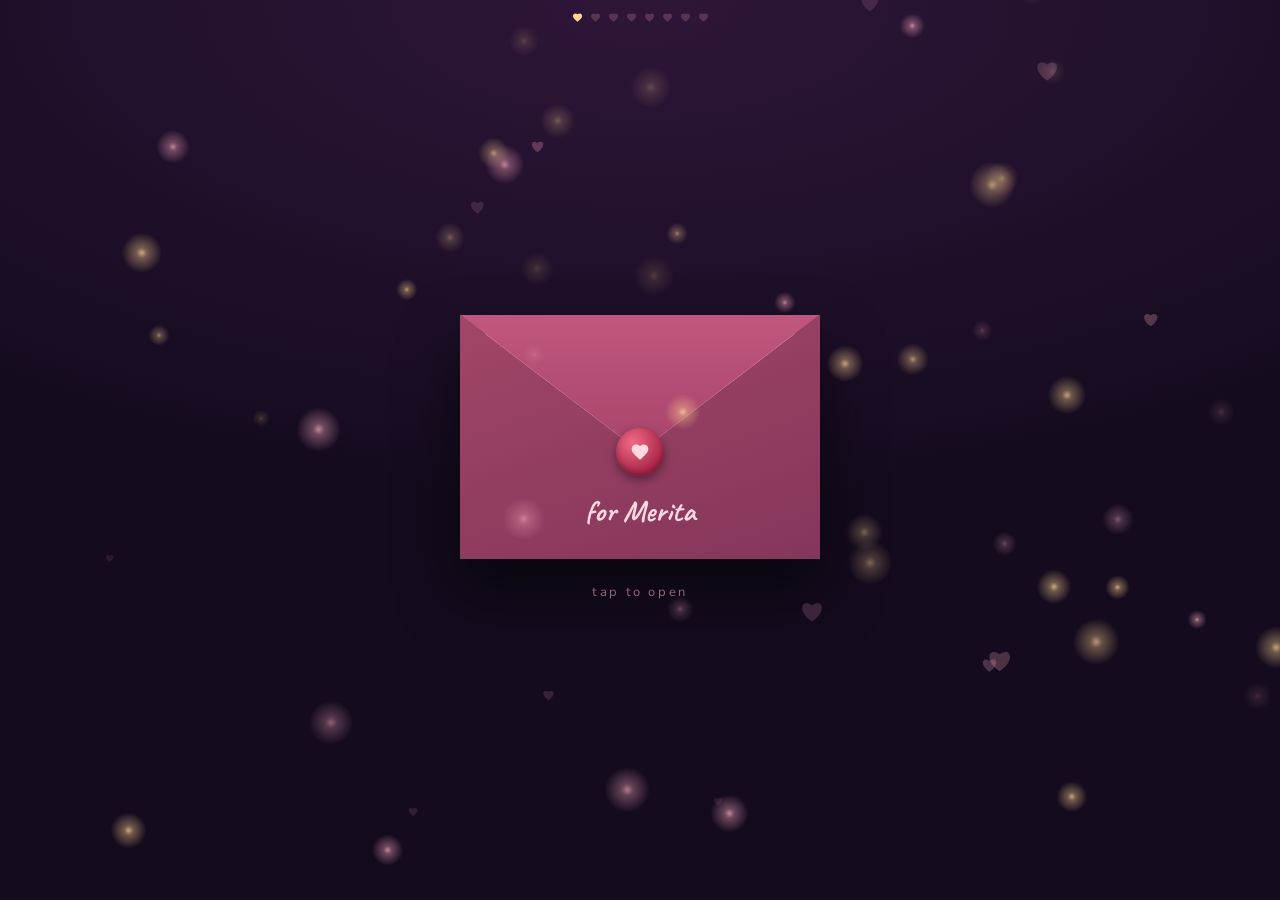
<file: merita.html>
﻿<!doctype html>
<html lang="en">
<head>
  <meta charset="utf-8">
  <meta name="viewport" content="width=device-width,initial-scale=1,viewport-fit=cover">
  <meta name="robots" content="noindex, nofollow, noarchive, nosnippet, noimageindex">
  <meta name="googlebot" content="noindex, nofollow, noarchive, nosnippet, noimageindex">
<title>For Merita</title>
<meta name="claude:viewport-fit-sides" content="cover">
<link rel="preconnect" href="https://fonts.googleapis.com">
<link rel="preconnect" href="https://fonts.gstatic.com" crossorigin>
<link rel="stylesheet" href="https://fonts.googleapis.com/css2?family=Caveat:wght@500;700&family=Nunito:wght@400;600&family=Pinyon+Script&display=swap">
<style>
/* Layout: one full-height night stage with four cross-fading scenes (sealed envelope, handwritten letter, candle, heart of stars) under a single particle canvas. Committed to one dark look on purpose. */
:root{
  color-scheme: dark;
  --night:#140b1e;
  --plum:#2e1639;
  --rose:#f4a6ba;
  --wine:#8c3b5c;
  --blush:#fde9ec;
  --gold:#ffd493;
  --ember:#ff9a5c;
  --ink:#4b2742;
  --script:'Pinyon Script','Snell Roundhand','Apple Chancery',cursive;
  --hand:'Caveat','Segoe Print','Bradley Hand',cursive;
  --ui:'Nunito',system-ui,-apple-system,'Segoe UI',sans-serif;
}
*,*::before,*::after{box-sizing:border-box}
html,body{height:100%}
body{
  margin:0;overflow:hidden;
  background-color:var(--night);
  background-image:radial-gradient(120% 80% at 50% 0%,var(--plum),transparent 70%);
  color:var(--blush);font-family:var(--ui);
  padding-left:max(16px,env(safe-area-inset-left,0px));
  padding-right:max(16px,env(safe-area-inset-right,0px));
  -webkit-font-smoothing:antialiased;-webkit-tap-highlight-color:transparent;
}
.stage{position:relative;height:100%}
#sky{position:fixed;inset:0;width:100%;height:100%;pointer-events:none;z-index:5}

.scene{
  position:absolute;inset:0;z-index:2;display:flex;flex-direction:column;
  overflow-x:hidden;overflow-y:auto;
  opacity:0;visibility:hidden;transition:opacity .9s ease,visibility 0s .9s;
}
.scene.on{opacity:1;visibility:visible;transition:opacity .9s ease .25s,visibility 0s}
.wrap{margin:auto;width:100%;max-width:520px;display:flex;flex-direction:column;align-items:center;gap:24px;padding-block:44px 28px;text-align:center}

button{font:inherit;color:inherit}
.btn{
  font:600 15px var(--ui);letter-spacing:.06em;
  padding:14px 28px;border-radius:999px;cursor:pointer;
  border:1px solid var(--gold);background:rgba(255,212,147,.08);color:var(--gold);
  transition:background .25s,transform .25s;
}
.btn:hover{background:rgba(255,212,147,.2);transform:translateY(-1px)}
.btn:focus-visible,.env:focus-visible,.cake:focus-visible{outline:2px solid var(--rose);outline-offset:4px}
.hint{margin:0;font:400 13px var(--ui);letter-spacing:.2em;color:rgba(244,166,186,.8);animation:breathe 3s ease-in-out infinite}

/* ---------- scene 1: envelope ---------- */
.env{
  --w:min(80vw,360px);
  position:relative;width:var(--w);height:calc(var(--w)*.68);
  border:0;padding:0;background:none;cursor:pointer;
  perspective:900px;isolation:isolate;animation:bob 5s ease-in-out infinite;
}
.env>*{position:absolute;display:block}
.env-back{inset:0;background:#6e2a48;border-radius:6px;box-shadow:0 30px 60px rgba(0,0,0,.55)}
.env-paper{
  left:7%;right:7%;top:6%;bottom:6%;background:var(--blush);border-radius:4px;
  display:grid!important;place-items:center;
  transition:transform 1s cubic-bezier(.3,.7,.2,1) .55s;
}
.env-paper svg{width:30px;height:30px;fill:var(--rose);opacity:.8}
.env-pocket{inset:0;background:linear-gradient(160deg,#a14668,#84365a);clip-path:polygon(0 0,50% 56%,100% 0,100% 100%,0 100%)}
.env-flap{
  left:0;right:0;top:0;height:56%;z-index:3;
  background:linear-gradient(#c0577f,#a8446b);
  clip-path:polygon(0 0,100% 0,50% 100%);
  transform-origin:top;
  transition:transform .8s cubic-bezier(.5,0,.2,1),z-index 0s .4s;
}
.env .seal{
  left:50%;top:56%;width:48px;height:48px;margin:-24px 0 0 -24px;border-radius:50%;z-index:4;
  background:radial-gradient(circle at 35% 30%,#ef6a86,#a82547 70%);
  box-shadow:0 4px 10px rgba(0,0,0,.4),inset 0 -3px 5px rgba(0,0,0,.25);
  display:grid;place-items:center;animation:beat 2.2s ease-in-out infinite;
  transition:opacity .4s,scale .4s;
}
.seal svg{width:20px;height:20px;fill:#ffd9df}
.env .env-to{left:0;right:0;bottom:12%;z-index:4;text-align:center;font:700 30px var(--hand);color:#ffd9e1;transition:opacity .4s}
.env.open{animation:none}
.env.open .env-flap{transform:rotateX(180deg);z-index:-1}
.env.open .env-paper{transform:translateY(-62%)}
.env.open .seal{opacity:0;scale:.3;animation:none}
.env.open .env-to{opacity:0}

/* ---------- scene 2: letter ---------- */
.paper{
  position:relative;width:min(100%,470px);padding:36px 28px 30px;text-align:left;
  background:var(--blush);color:var(--ink);border-radius:3px;transform:rotate(-1.2deg);
  box-shadow:0 24px 60px rgba(0,0,0,.5),inset 0 0 60px rgba(244,166,186,.25);
}
.paper::before,.paper::after{content:"";position:absolute;top:-11px;width:76px;height:22px;background:rgba(244,166,186,.6)}
.paper::before{left:-8px;transform:rotate(-34deg)}
.paper::after{right:-8px;transform:rotate(34deg)}
.hb{margin:0;font:700 clamp(24px,6.5vw,30px) var(--hand);color:var(--wine)}
.name{margin:0 0 14px;font:400 clamp(58px,17vw,88px)/1.05 var(--script);color:var(--wine)}
.name span{display:inline-block;padding-right:.1em}
.line{margin:0 0 6px;font:500 clamp(21px,5.6vw,25px)/1.42 var(--hand)}
.sign{margin:14px 0 0;text-align:right;font:700 clamp(24px,6.4vw,29px) var(--hand);color:var(--wine)}
.on .hb{animation:ink 1s ease .3s both}
.on .name span{animation:wipe 2.2s ease .6s both}
.on .line{animation:ink .9s ease both;animation-delay:calc(2.2s + var(--i)*1s)}
.on .sign{animation:ink 1s ease both;animation-delay:calc(2.2s + var(--n)*1s)}
.on #toCake{animation:show 1s ease both;animation-delay:calc(3.4s + var(--n)*1s)}
.letter.skip,.letter.skip *{animation-duration:0s!important;animation-delay:0s!important}

/* ---------- lock screen, progress hearts, bunting, love meter, open-when letters ---------- */
.ttl.sm{font-size:clamp(34px,9.5vw,50px)}
.lockenv{width:min(54vw,190px);animation:bob 5s ease-in-out infinite;filter:drop-shadow(0 18px 24px rgba(0,0,0,.5))}
.lockenv svg{display:block;width:100%;height:auto;overflow:visible}
.lockenv .lseal{transform-box:fill-box;transform-origin:center;animation:beat 2.2s ease-in-out infinite}
.cd{display:grid;grid-template-columns:repeat(4,minmax(0,1fr));gap:10px;width:100%;max-width:400px}
.cd div{display:flex;flex-direction:column;align-items:center;gap:4px;padding:12px 4px 10px;border:1px solid rgba(255,212,147,.45);border-radius:10px;background:rgba(255,212,147,.06)}
.cd b{font:700 clamp(34px,10vw,46px)/1 var(--hand);color:var(--gold);font-variant-numeric:tabular-nums}
.cd b.pop{animation:pop .35s ease}
.cd small{font:600 10px var(--ui);letter-spacing:.22em;text-transform:uppercase;color:var(--rose)}
.on#s0 .cd{animation:rise 1s ease .6s both}
.on#s0 .sub2{animation:ink 1s ease .4s both}

.prog{position:fixed;left:0;right:0;top:calc(env(safe-area-inset-top,0px) + 12px);z-index:6;display:flex;justify-content:center;gap:7px;pointer-events:none}
.prog svg{width:11px;height:11px;fill:rgba(244,166,186,.22);transition:fill .5s}
.prog svg.done{fill:var(--rose)}
.prog svg.cur{fill:var(--gold);animation:beat 1.8s ease-in-out infinite}

.bunting{position:relative;display:flex;justify-content:center;width:100%;padding-top:6px}
.bunting::before{content:"";position:absolute;left:4%;right:4%;top:6px;height:1px;background:rgba(253,233,236,.4)}
.bunting span{
  width:min(6.2vw,30px);aspect-ratio:.9;display:grid;place-items:start center;padding-top:3px;
  font:700 clamp(11px,3vw,15px) var(--ui);color:var(--night);
  clip-path:polygon(0 0,100% 0,50% 100%);transform-origin:50% 0;
}
.bunting span:nth-child(3n+1){background:#f4a6ba}
.bunting span:nth-child(3n+2){background:#ffd493}
.bunting span:nth-child(3n){background:#e9708f}
.bunting span.sp{width:min(3vw,14px);background:none!important}
.on .bunting span{animation:drop .8s ease both,sway 4s ease-in-out infinite;animation-delay:calc(var(--i)*.07s),calc(var(--i)*-.3s)}

.meter{width:min(58vw,230px);border:0;background:none;padding:0;cursor:pointer;touch-action:none;user-select:none;-webkit-user-select:none;-webkit-touch-callout:none}
.meter:focus-visible,.mini:focus-visible,.dcard:focus-visible{outline:2px solid var(--rose);outline-offset:4px}
.meter svg{display:block;width:100%;height:auto;filter:drop-shadow(0 0 18px rgba(244,166,186,.35));animation:beat 2.4s ease-in-out infinite}
.meter.hold svg{animation:beat .5s ease-in-out infinite;filter:drop-shadow(0 0 30px rgba(244,166,186,.7))}
.pct{margin:0;font:700 clamp(40px,12vw,52px)/1 var(--hand);color:var(--gold);font-variant-numeric:tabular-nums}
#to8,#to7b{animation:show 1s ease both}

.letters{display:flex;flex-wrap:wrap;gap:14px;justify-content:center;width:100%;padding-top:min(22vw,90px)}
.mini{display:flex;flex-direction:column;align-items:center;gap:12px;width:min(54vw,210px);border:0;background:none;padding:0;cursor:pointer;perspective:600px}
.mini .e{position:relative;display:block;width:100%;aspect-ratio:1.4;background:#8c3b5c;border-radius:4px;box-shadow:0 10px 22px rgba(0,0,0,.45);animation:wob 3.4s ease-in-out infinite;animation-delay:calc(var(--k)*.5s)}
.mini.open .e{animation:none}
.mini .e::before{content:"";position:absolute;inset:0;border-radius:4px;background:linear-gradient(160deg,#a14668,#84365a);clip-path:polygon(0 0,50% 55%,100% 0,100% 100%,0 100%)}
.mini .fl{position:absolute;left:0;right:0;top:0;height:55%;background:#c0577f;clip-path:polygon(0 0,100% 0,50% 100%);transform-origin:top;transition:transform .6s ease;z-index:1}
.mini .fl::after{content:"";position:absolute;left:50%;top:70%;width:22px;height:22px;margin-left:-11px;border-radius:50%;background:#e04669}
.mini.open .fl{transform:rotateX(180deg);z-index:-1}
.mini .lb{font:700 clamp(24px,6.6vw,30px)/1.1 var(--hand);color:var(--rose);text-align:center}
.mini.open .lb{color:var(--gold)}
.note{width:min(100%,420px);min-height:96px;display:grid;place-items:center;padding:18px 20px;background:var(--blush);color:var(--ink);border-radius:3px;font:700 clamp(21px,5.6vw,25px)/1.3 var(--hand);transform:rotate(-1deg);box-shadow:0 16px 36px rgba(0,0,0,.4);transition:opacity .35s ease}
.note.off{opacity:0}

.doodle{display:block;width:34px;margin:6px 0 0 auto}
.doodle path{fill:none;stroke:var(--wine);stroke-width:2;stroke-linecap:round;stroke-linejoin:round;stroke-dasharray:1;stroke-dashoffset:1}
.on .doodle path{animation:draw 1.6s ease both;animation-delay:calc(3s + var(--n)*1s)}

@keyframes pop{40%{transform:scale(1.18)}}
@keyframes draw{to{stroke-dashoffset:0}}
@keyframes drop{from{opacity:0;translate:0 -26px}to{opacity:1;translate:0 0}}
@keyframes sway{0%,100%{transform:rotate(-5deg)}50%{transform:rotate(5deg)}}

/* ---------- scene 6: reasons deck ---------- */
.ttl{margin:0;font:400 clamp(40px,11vw,58px)/1.1 var(--script);color:var(--blush);text-shadow:0 0 24px rgba(244,166,186,.5);text-wrap:balance}
.on .ttl{animation:ink 1s ease .2s both}
.deck{position:relative;width:min(82vw,330px);height:min(54vw,210px);min-height:180px}
.dcard{
  position:absolute;inset:0;display:grid;place-items:center;padding:24px;border:0;cursor:pointer;text-align:center;
  background:var(--blush);color:var(--ink);border-radius:6px;box-shadow:0 14px 34px rgba(0,0,0,.45);
  font:700 clamp(24px,6.6vw,30px)/1.25 var(--hand);
  transform:rotate(var(--r));transition:transform .7s cubic-bezier(.4,.1,.3,1),opacity .7s ease;
}
.dcard small{position:absolute;top:12px;left:16px;font:600 12px var(--ui);letter-spacing:.18em;color:var(--wine)}
.dcard.gone{transform:translate(130%,-12%) rotate(26deg);opacity:0;pointer-events:none}
#to7{animation:show 1s ease both}
.sub2{margin:0;font:500 clamp(22px,6vw,26px) var(--hand);color:var(--rose)}

/* ---------- scene 3: candle ---------- */
.warm{position:absolute;inset:0;z-index:-1;pointer-events:none;background:radial-gradient(circle at 50% 50%,rgba(255,190,110,.2),transparent 55%);transition:opacity 1.6s ease}
#s3.out .warm{opacity:0}
.msg{display:grid}
.msg>*{grid-area:1/1;margin:0;transition:opacity .9s ease}
.msg .t1{font:700 clamp(34px,9vw,44px) var(--hand);color:var(--blush)}
.msg .t2{font:700 clamp(30px,8vw,38px) var(--hand);color:var(--gold);opacity:0}
#s3.out .t1{opacity:0}
#s3.out .t2{opacity:1}
.cake{width:min(62vw,250px);border:0;padding:0;background:none;cursor:pointer;display:block}
.cake svg{display:block;width:100%;height:auto;overflow:visible}
.glow{transform-box:fill-box;transform-origin:center;animation:glowp 2.4s ease-in-out infinite;transition:opacity .5s}
.flame{transform-box:fill-box;transform-origin:50% 100%;animation:flick 1.3s ease-in-out infinite}
#s3.out .flame{animation:none;transform:scale(0);opacity:0;transition:transform .35s ease-in,opacity .35s}
#s3.out .glow{opacity:0;animation:none}
.smoke circle{opacity:0;transform-box:fill-box;transform-origin:center}
#s3.out .smoke circle{animation:smoke 2.2s ease-out forwards}
#s3.out .smoke circle:nth-child(2){animation-delay:.3s}
#s3.out .smoke circle:nth-child(3){animation-delay:.6s}
#s3.out .hint{opacity:0;animation:none}

/* ---------- scene 4: heart of stars ---------- */
.heart-space{width:100%;height:min(44vh,340px)}
.big{margin:0;font:400 clamp(46px,13vw,78px)/1.1 var(--script);color:var(--blush);text-shadow:0 0 28px rgba(244,166,186,.55);text-wrap:balance}
.sub{margin:0;font:700 clamp(26px,7vw,34px) var(--hand);color:var(--gold)}
.on .big{animation:ink 1.8s ease 4s both}
.on .sub{animation:ink 1.6s ease 5.2s both}
.on #more{animation:show 1.2s ease 6.4s both}

/* ---------- scene 5: night show ---------- */
#s5 .wrap{margin:auto auto 7vh}
#s5 .finale{
  background:linear-gradient(100deg,var(--rose) 0%,var(--blush) 30%,var(--gold) 50%,var(--blush) 70%,var(--rose) 100%);
  background-size:250% 100%;-webkit-background-clip:text;background-clip:text;
  color:transparent;-webkit-text-fill-color:transparent;text-shadow:none;
  filter:drop-shadow(0 0 18px rgba(244,166,186,.5));
}
.on#s5 .finale{animation:rise 1.6s ease .4s both,sheen 6s linear 2s infinite}
.on#s5 .sub{animation-delay:1.6s}
.moon{
  position:absolute;top:max(4vh,20px);right:max(8vw,24px);
  width:clamp(56px,15vw,86px);aspect-ratio:1;border-radius:50%;
  box-shadow:-12px 5px 0 0 var(--blush);
  filter:drop-shadow(0 0 16px rgba(253,233,236,.55));
  animation:drift 8s ease-in-out infinite;
}
.wish{margin:0;min-height:1.5em;font:500 clamp(22px,6vw,28px) var(--hand);color:var(--rose);transition:opacity .8s ease}
.wish.off{opacity:0}
@keyframes drift{50%{transform:translateY(8px) rotate(-3deg)}}

@keyframes rise{from{opacity:0;transform:translateY(10px)}to{opacity:1;transform:none}}
@keyframes sheen{from{background-position:100% 0}to{background-position:-150% 0}}
@keyframes wob{50%{transform:rotate(-2.5deg) translateY(-4px)}}
@keyframes bob{50%{transform:translateY(-8px) rotate(.5deg)}}
@keyframes beat{0%,100%{transform:scale(1)}15%{transform:scale(1.16)}30%{transform:scale(1)}45%{transform:scale(1.1)}}
@keyframes breathe{50%{opacity:.4}}
@keyframes ink{from{opacity:0;transform:translateY(8px);filter:blur(3px)}to{opacity:1;transform:none;filter:none}}
@keyframes show{from{opacity:0;visibility:hidden;transform:translateY(8px)}to{opacity:1;visibility:visible;transform:none}}
@keyframes wipe{from{clip-path:inset(-25% 100% -25% -5%)}to{clip-path:inset(-25% -10% -25% -5%)}}
@keyframes flick{0%,100%{transform:scale(1,1) rotate(-1.5deg)}25%{transform:scale(.94,1.07) rotate(2deg)}50%{transform:scale(1.04,.96) rotate(-2deg)}75%{transform:scale(.96,1.05) rotate(1deg)}}
@keyframes glowp{50%{opacity:.7;transform:scale(1.07)}}
@keyframes smoke{from{opacity:.5;transform:translateY(0) scale(.6)}to{opacity:0;transform:translateY(-80px) scale(2.2)}}

@media (prefers-reduced-motion:reduce){
  *,*::before,*::after{animation-duration:.01ms!important;animation-delay:0s!important;animation-iteration-count:1!important;transition-duration:.01ms!important;transition-delay:0s!important}
}
</style>
</head>
<body>

<div class="stage">
  <canvas id="sky"></canvas>
  <div class="prog" id="prog" aria-hidden="true" hidden></div>

  <!-- 0. locked until Mangsir 10 -->
  <section class="scene" id="s0">
    <div class="wrap">
      <div class="lockenv" aria-hidden="true">
        <svg viewBox="0 0 200 140">
          <rect x="6" y="14" width="188" height="116" rx="8" fill="#6e2a48"/>
          <path d="M6 22L100 86L194 22V122a8 8 0 0 1-8 8H14a8 8 0 0 1-8-8Z" fill="#8a3558"/>
          <path d="M6 22Q6 14 14 14H186Q194 14 194 22L100 86Z" fill="#b34a72"/>
          <g class="lseal">
            <circle cx="100" cy="82" r="17" fill="#d93a63"/>
            <path transform="translate(88 70)" fill="#ffd9df" d="M12 21.35l-1.45-1.32C5.4 15.36 2 12.28 2 8.5 2 5.42 4.42 3 7.5 3c1.74 0 3.41.81 4.5 2.09C13.09 3.81 14.76 3 16.5 3 19.58 3 22 5.42 22 8.5c0 3.78-3.4 6.86-8.55 11.54L12 21.35z"/>
          </g>
        </svg>
      </div>
      <h1 class="ttl sm" id="lockTitle">Something is waiting for you, Merita</h1>
      <div class="cd" role="timer" aria-label="Time until it opens">
        <div><b id="cdD">0</b><small>days</small></div>
        <div><b id="cdH">00</b><small>hours</small></div>
        <div><b id="cdM">00</b><small>minutes</small></div>
        <div><b id="cdS">00</b><small>seconds</small></div>
      </div>
    </div>
  </section>

  <!-- 1. sealed envelope -->
  <section class="scene" id="s1">
    <div class="wrap">
      <button class="env" id="env" type="button" aria-label="Open the letter for Merita">
        <span class="env-back"></span>
        <span class="env-paper"><svg viewBox="0 0 24 24" aria-hidden="true"><path d="M12 21.35l-1.45-1.32C5.4 15.36 2 12.28 2 8.5 2 5.42 4.42 3 7.5 3c1.74 0 3.41.81 4.5 2.09C13.09 3.81 14.76 3 16.5 3 19.58 3 22 5.42 22 8.5c0 3.78-3.4 6.86-8.55 11.54L12 21.35z"/></svg></span>
        <span class="env-pocket"></span>
        <span class="env-flap"></span>
        <span class="seal"><svg viewBox="0 0 24 24" aria-hidden="true"><path d="M12 21.35l-1.45-1.32C5.4 15.36 2 12.28 2 8.5 2 5.42 4.42 3 7.5 3c1.74 0 3.41.81 4.5 2.09C13.09 3.81 14.76 3 16.5 3 19.58 3 22 5.42 22 8.5c0 3.78-3.4 6.86-8.55 11.54L12 21.35z"/></svg></span>
        <span class="env-to">for Merita</span>
      </button>
      <p class="hint">tap to open</p>
    </div>
  </section>

  <!-- 2. handwritten letter -->
  <section class="scene" id="s2">
    <div class="wrap letter" id="letter">
      <article class="paper" id="paper">
        <p class="hb">Happy birthday,</p>
        <h1 class="name"><span>Merita</span></h1>
        <div id="lines"></div>
        <p class="sign" id="sign"></p>
        <svg class="doodle" viewBox="0 0 40 36" aria-hidden="true"><path pathLength="1" d="M20 33C5 22 2 12 8 7C13 3 19 6 20 11C21 6 27 3 32 7C38 12 35 22 20 33Z"/></svg>
      </article>
      <button class="btn" id="toCake" type="button">there's more</button>
    </div>
  </section>

  <!-- 2b. reasons deck -->
  <section class="scene" id="s6">
    <div class="wrap">
      <h2 class="ttl">Reasons I love you</h2>
      <div class="deck" id="deck"></div>
      <p class="hint" id="deckHint">tap the card</p>
      <button class="btn" id="to7" type="button" hidden>keep going</button>
    </div>
  </section>

  <!-- 2b-2. love meter -->
  <section class="scene" id="s9">
    <div class="wrap">
      <h2 class="ttl">How much do I love you?</h2>
      <button class="meter" id="meter" type="button" aria-label="Press and hold to measure">
        <svg viewBox="0 0 24 24" aria-hidden="true">
          <defs><clipPath id="hclip"><path d="M12 21.35l-1.45-1.32C5.4 15.36 2 12.28 2 8.5 2 5.42 4.42 3 7.5 3c1.74 0 3.41.81 4.5 2.09C13.09 3.81 14.76 3 16.5 3 19.58 3 22 5.42 22 8.5c0 3.78-3.4 6.86-8.55 11.54L12 21.35z"/></clipPath></defs>
          <path fill="rgba(244,166,186,.12)" d="M12 21.35l-1.45-1.32C5.4 15.36 2 12.28 2 8.5 2 5.42 4.42 3 7.5 3c1.74 0 3.41.81 4.5 2.09C13.09 3.81 14.76 3 16.5 3 19.58 3 22 5.42 22 8.5c0 3.78-3.4 6.86-8.55 11.54L12 21.35z"/>
          <rect id="mFill" x="0" y="21.6" width="24" height="24" fill="#e9708f" clip-path="url(#hclip)"/>
          <path fill="none" stroke="#ffd493" stroke-width=".4" d="M12 21.35l-1.45-1.32C5.4 15.36 2 12.28 2 8.5 2 5.42 4.42 3 7.5 3c1.74 0 3.41.81 4.5 2.09C13.09 3.81 14.76 3 16.5 3 19.58 3 22 5.42 22 8.5c0 3.78-3.4 6.86-8.55 11.54L12 21.35z"/>
        </svg>
      </button>
      <p class="pct" id="pct">0%</p>
      <p class="hint" id="mHint">press and hold the heart</p>
      <button class="btn" id="to8" type="button" hidden>keep going</button>
    </div>
  </section>

  <!-- 2b-3. open when letters -->
  <section class="scene" id="s8">
    <div class="wrap">
      <h2 class="ttl">Open when…</h2>
      <div class="letters" id="letters"></div>
      <p class="hint" id="oHint">tap the envelope</p>
      <p class="note" id="note" hidden></p>
      <button class="btn" id="to7b" type="button" hidden>make a wish</button>
    </div>
  </section>


  <!-- 3. candle -->
  <section class="scene" id="s3">
    <div class="warm"></div>
    <div class="wrap">
      <div class="bunting" id="bunting" aria-hidden="true"></div>
      <div class="msg" aria-live="polite">
        <p class="t1">Make a wish, Merita.</p>
        <p class="t2">May every bit of it come true.</p>
      </div>
      <button class="cake" id="cake" type="button" aria-label="Blow out the candle">
        <svg viewBox="0 0 240 270" aria-hidden="true">
          <defs>
            <radialGradient id="glow"><stop offset="0" stop-color="#ffd493" stop-opacity=".9"/><stop offset=".4" stop-color="#ff9a5c" stop-opacity=".35"/><stop offset="1" stop-color="#ff9a5c" stop-opacity="0"/></radialGradient>
            <linearGradient id="flameg" x1="0" y1="1" x2="0" y2="0"><stop offset="0" stop-color="#ff9a5c"/><stop offset=".6" stop-color="#ffd493"/><stop offset="1" stop-color="#fff3d1"/></linearGradient>
          </defs>
          <circle class="glow" cx="120" cy="40" r="46" fill="url(#glow)"/>
          <ellipse cx="120" cy="246" rx="106" ry="13" fill="#fde9ec" opacity=".92"/>
          <rect x="32" y="164" width="176" height="76" rx="12" fill="#e5809e"/>
          <rect x="32" y="206" width="176" height="9" fill="#b85378"/>
          <g fill="#fde9ec">
            <circle cx="46" cy="228" r="2.6"/><circle cx="62" cy="228" r="2.6"/><circle cx="78" cy="228" r="2.6"/><circle cx="94" cy="228" r="2.6"/><circle cx="110" cy="228" r="2.6"/>
            <circle cx="126" cy="228" r="2.6"/><circle cx="142" cy="228" r="2.6"/><circle cx="158" cy="228" r="2.6"/><circle cx="174" cy="228" r="2.6"/><circle cx="190" cy="228" r="2.6"/>
          </g>
          <rect x="32" y="158" width="176" height="10" fill="#fde9ec"/>
          <g fill="#fde9ec">
            <circle cx="41" cy="168" r="9"/><circle cx="59" cy="168" r="9"/><circle cx="77" cy="168" r="9"/><circle cx="95" cy="168" r="9"/><circle cx="113" cy="168" r="9"/>
            <circle cx="131" cy="168" r="9"/><circle cx="149" cy="168" r="9"/><circle cx="167" cy="168" r="9"/><circle cx="185" cy="168" r="9"/><circle cx="203" cy="168" r="9"/>
          </g>
          <rect x="60" y="112" width="120" height="54" rx="10" fill="#f6b9c9"/>
          <rect x="60" y="108" width="120" height="8" fill="#fde9ec"/>
          <g fill="#fde9ec">
            <circle cx="68" cy="116" r="8"/><circle cx="84" cy="116" r="8"/><circle cx="100" cy="116" r="8"/><circle cx="116" cy="116" r="8"/>
            <circle cx="132" cy="116" r="8"/><circle cx="148" cy="116" r="8"/><circle cx="164" cy="116" r="8"/>
          </g>
          <rect x="113" y="64" width="14" height="46" rx="3" fill="#ffd493"/>
          <g fill="#f4a6ba"><rect x="113" y="74" width="14" height="5"/><rect x="113" y="86" width="14" height="5"/><rect x="113" y="98" width="14" height="5"/></g>
          <rect x="119" y="58" width="2" height="8" fill="#4b2742"/>
          <g class="flame" id="flame">
            <path d="M120 20C128 32 131 44 120 57C109 44 112 32 120 20Z" fill="url(#flameg)"/>
            <path d="M120 36C124 43 124 50 120 55C116 50 116 43 120 36Z" fill="#fff6df"/>
          </g>
          <g class="smoke" fill="#fde9ec"><circle cx="118" cy="50" r="5"/><circle cx="123" cy="48" r="4"/><circle cx="120" cy="52" r="6"/></g>
        </svg>
      </button>
      <p class="hint">tap the flame to blow it out</p>
    </div>
  </section>

  <!-- 4. heart of stars -->
  <section class="scene" id="s4">
    <div class="wrap">
      <div class="heart-space" aria-hidden="true"></div>
      <h2 class="big">Happy Birthday, Merita</h2>
      <p class="sub">I love you, always.</p>
      <button class="btn" id="more" type="button">one more surprise</button>
    </div>
  </section>

  <!-- 5. night show -->
  <section class="scene" id="s5">
    <div class="moon" aria-hidden="true"></div>
    <div class="wrap">
      <h2 class="big finale">Merita</h2>
      <p class="sub">Here's to another year of you.</p>
      <p class="wish off" id="wish" aria-live="polite"></p>
      <p class="hint">tap the sky</p>
    </div>
  </section>
</div>

<script>
(function () {
  /* Edit the words here. */
  var FROM = 'Narayan';
  var LETTER = [
    'Today is all yours: every candle, every slice, every wish.',
    'You make ordinary days feel like something I want to keep.',
    'Thank you for your smile, your patience, and for being so completely you.',
    "I hope this year is gentle with you and gives you everything you've been hoping for.",
    "I'd choose this ordinary, wonderful us a thousand times over.",
    "I'm really glad it's you."
  ];

  var $ = function (s) { return document.querySelector(s); };
  var reduce = window.matchMedia && matchMedia('(prefers-reduced-motion: reduce)').matches;
  var scenes = Array.prototype.slice.call(document.querySelectorAll('.scene'));
  var timers = [];
  function later(fn, ms) { timers.push(setTimeout(fn, ms)); }
  function clearT() { timers.forEach(clearTimeout); timers = []; }

  /* letter text */
  var linesEl = $('#lines');
  LETTER.forEach(function (t, i) {
    var p = document.createElement('p');
    p.className = 'line';
    p.style.setProperty('--i', i);
    p.textContent = t;
    linesEl.appendChild(p);
  });
  $('#sign').textContent = 'with all my love, ' + FROM;
  $('#letter').style.setProperty('--n', LETTER.length);
  $('#paper').addEventListener('click', function () { $('#letter').classList.add('skip'); });

  /* ---------- canvas ---------- */
  var cv = $('#sky'), cx = cv.getContext('2d');
  var W = 0, H = 0, DPR = 1;
  var flies = [], bits = [], con = null, ahearts = [];
  var PALETTE = ['#f4a6ba', '#fde9ec', '#ffd493', '#e9708f', '#ff9a5c'];

  function sprite(rgb) {
    var c = document.createElement('canvas'); c.width = c.height = 64;
    var g = c.getContext('2d'), gr = g.createRadialGradient(32, 32, 0, 32, 32, 32);
    gr.addColorStop(0, 'rgba(' + rgb + ',1)');
    gr.addColorStop(0.25, 'rgba(' + rgb + ',.5)');
    gr.addColorStop(1, 'rgba(' + rgb + ',0)');
    g.fillStyle = gr; g.fillRect(0, 0, 64, 64);
    return c;
  }
  var goldSpr = sprite('255,212,147'), roseSpr = sprite('244,166,186');

  function resize() {
    DPR = Math.min(window.devicePixelRatio || 1, 2);
    W = window.innerWidth; H = window.innerHeight;
    cv.width = Math.round(W * DPR); cv.height = Math.round(H * DPR);
    cx.setTransform(DPR, 0, 0, DPR, 0, 0);
  }
  function initFlies() {
    ahearts = [];
    for (var h = 0; h < (reduce ? 4 : 12); h++) {
      ahearts.push({
        x: Math.random() * W, y: Math.random() * H, s: 5 + Math.random() * 9,
        v: 0.25 + Math.random() * 0.4, a: 0.1 + Math.random() * 0.18, ph: Math.random() * 6.28
      });
    }
    flies = [];
    var n = reduce ? 14 : Math.round(Math.min(46, (W * H) / 16000));
    for (var i = 0; i < n; i++) {
      flies.push({
        x: Math.random() * W, y: Math.random() * H, r: 1.2 + Math.random() * 2.2,
        vx: (Math.random() - 0.5) * 0.15, vy: -0.05 - Math.random() * 0.2,
        ph: Math.random() * 6.28, sp: 0.4 + Math.random() * 0.9,
        spr: Math.random() < 0.7 ? goldSpr : roseSpr
      });
    }
  }

  function burst(x, y, n, kind) {
    for (var i = 0; i < n; i++) {
      var a = Math.random() * Math.PI * 2, sp = 2 + Math.random() * 5;
      bits.push({
        x: x, y: y, vx: Math.cos(a) * sp, vy: Math.sin(a) * sp - 3,
        rot: Math.random() * 6.28, vr: (Math.random() - 0.5) * 0.2,
        s: 6 + Math.random() * 9, life: 0, max: 140 + Math.random() * 100,
        kind: kind || (Math.random() < 0.45 ? 'heart' : 'petal'),
        col: PALETTE[Math.floor(Math.random() * PALETTE.length)],
        sway: Math.random() * 6.28
      });
    }
  }
  function heartPath(s) {
    cx.beginPath();
    cx.moveTo(0, s * 0.9);
    cx.bezierCurveTo(-s * 1.2, s * 0.1, -s * 0.8, -s * 0.9, 0, -s * 0.35);
    cx.bezierCurveTo(s * 0.8, -s * 0.9, s * 1.2, s * 0.1, 0, s * 0.9);
    cx.closePath();
  }
  function drawBits(dt) {
    for (var i = bits.length - 1; i >= 0; i--) {
      var b = bits[i]; b.life += dt;
      if (b.life > b.max) { bits.splice(i, 1); continue; }
      b.vx *= Math.pow(0.985, dt); b.vy += 0.07 * dt; if (b.vy > 2.2) b.vy = 2.2;
      b.x += (b.vx + Math.sin(b.life * 0.05 + b.sway) * 0.5) * dt;
      b.y += b.vy * dt; b.rot += b.vr * dt;
      var f = b.life / b.max, a = f > 0.7 ? 1 - (f - 0.7) / 0.3 : 1;
      cx.save(); cx.globalAlpha = Math.max(0, a);
      cx.translate(b.x, b.y); cx.rotate(b.rot); cx.fillStyle = b.col;
      if (b.kind === 'heart') heartPath(b.s * 0.8);
      else if (b.kind === 'conf') { cx.beginPath(); cx.rect(-b.s * 0.3, -b.s * 0.5, b.s * 0.6, b.s); }
      else { cx.beginPath(); cx.ellipse(0, 0, b.s * 0.5, b.s, 0, 0, 6.2832); }
      cx.fill(); cx.restore();
    }
  }

  /* heart constellation */
  var N = 30, STEP = 0.11;
  function clamp(v) { return v < 0 ? 0 : v > 1 ? 1 : v; }
  function layoutCon() {
    var el = $('.heart-space'); if (!el || !con) return;
    var r = el.getBoundingClientRect(), pts = [], i;
    for (i = 0; i < N; i++) {
      var th = (i / N) * Math.PI * 2;
      pts.push([16 * Math.pow(Math.sin(th), 3),
        -(13 * Math.cos(th) - 5 * Math.cos(2 * th) - 2 * Math.cos(3 * th) - Math.cos(4 * th))]);
    }
    var minx = 1e9, maxx = -1e9, miny = 1e9, maxy = -1e9;
    pts.forEach(function (p) {
      minx = Math.min(minx, p[0]); maxx = Math.max(maxx, p[0]);
      miny = Math.min(miny, p[1]); maxy = Math.max(maxy, p[1]);
    });
    var sc = Math.min(r.width / (maxx - minx), r.height / (maxy - miny)) * 0.9;
    var cxm = r.left + r.width / 2, cym = r.top + r.height / 2;
    var ox = cxm - ((minx + maxx) / 2) * sc, oy = cym - ((miny + maxy) / 2) * sc;
    con.pts = pts.map(function (p) { return [ox + p[0] * sc, oy + p[1] * sc]; });
    con.cc = [cxm, cym];
  }
  function startCon() {
    var bg = [];
    for (var i = 0; i < 40; i++) bg.push({ x: Math.random() * W, y: Math.random() * H, d: Math.random() * 4, r: 0.8 + Math.random() * 1.4, ph: Math.random() * 6 });
    con = { t0: performance.now() / 1000 - (reduce ? 10 : 0), bg: bg, pts: [], cc: [W / 2, H / 3] };
    layoutCon();
  }
  function drawCon(t) {
    if (!con || !con.pts.length) return;
    var el = t - con.t0, i;
    cx.save();
    var b = 1 + 0.016 * Math.sin(el * 2.4);
    cx.translate(con.cc[0], con.cc[1]); cx.scale(b, b); cx.translate(-con.cc[0], -con.cc[1]);
    var rg = clamp((el - 1.5) / 1.5), rmax = Math.min(W, H) * 0.5;
    cx.lineWidth = 1.5; cx.strokeStyle = '#f4a6ba';
    for (i = 0; i < 3; i++) {
      var rp = (el * 0.3 + i / 3) % 1;
      cx.globalAlpha = (1 - rp) * 0.22 * rg;
      cx.beginPath(); cx.arc(con.cc[0], con.cc[1], 30 + rp * rmax, 0, 6.2832); cx.stroke();
    }
    con.bg.forEach(function (s) {
      var a = clamp((el - s.d) / 1) * (0.25 + 0.5 * (0.5 + 0.5 * Math.sin(t * 1.5 + s.ph)));
      cx.globalAlpha = a; cx.fillStyle = '#fff6e0';
      cx.beginPath(); cx.arc(s.x, s.y, s.r, 0, 6.2832); cx.fill();
    });
    cx.globalAlpha = 1; cx.lineWidth = 1; cx.strokeStyle = 'rgba(255,212,147,.55)';
    for (i = 0; i < N; i++) {
      var p = clamp((el - (i * STEP + 0.15)) / 0.35);
      if (p <= 0) continue;
      var a0 = con.pts[i], b0 = con.pts[(i + 1) % N];
      cx.beginPath(); cx.moveTo(a0[0], a0[1]);
      cx.lineTo(a0[0] + (b0[0] - a0[0]) * p, a0[1] + (b0[1] - a0[1]) * p);
      cx.stroke();
    }
    for (i = 0; i < N; i++) {
      var q = clamp((el - i * STEP) / 0.4);
      if (q <= 0) continue;
      var tw = 0.75 + 0.25 * Math.sin(t * 2 + i * 1.7), s = (10 + (i % 3) * 3) * q * tw, pt = con.pts[i];
      cx.globalAlpha = q; cx.drawImage(goldSpr, pt[0] - s, pt[1] - s, s * 2, s * 2);
      cx.fillStyle = '#fff6e0'; cx.beginPath(); cx.arc(pt[0], pt[1], 1.6 * q, 0, 6.2832); cx.fill();
    }
    cx.restore(); cx.globalAlpha = 1;
  }

  var last = performance.now();
  function frame(now) {
    var dt = Math.min(50, now - last) / 16.67; last = now;
    var t = now / 1000;
    cx.clearRect(0, 0, W, H);
    for (var i = 0; i < flies.length; i++) {
      var f = flies[i];
      f.x += f.vx * dt + Math.sin(t * 0.5 + f.ph) * 0.12 * dt; f.y += f.vy * dt;
      if (f.y < -20) { f.y = H + 20; f.x = Math.random() * W; }
      if (f.x < -20) f.x = W + 20; if (f.x > W + 20) f.x = -20;
      var s = f.r * 7;
      cx.globalAlpha = 0.2 + 0.6 * (0.5 + 0.5 * Math.sin(t * f.sp + f.ph));
      cx.drawImage(f.spr, f.x - s, f.y - s, s * 2, s * 2);
    }
    for (var j = 0; j < ahearts.length; j++) {
      var ah = ahearts[j]; ah.y -= ah.v * dt;
      if (ah.y < -30) { ah.y = H + 30; ah.x = Math.random() * W; }
      cx.save(); cx.translate(ah.x + Math.sin(t * 0.6 + ah.ph) * 14, ah.y);
      cx.globalAlpha = ah.a; cx.fillStyle = '#f4a6ba'; heartPath(ah.s); cx.fill(); cx.restore();
    }
    cx.globalAlpha = 1;
    meterTick(dt);
    drawShow(dt, t); drawCon(t); drawBits(dt);
    requestAnimationFrame(frame);
  }

  /* night show: fireworks, shooting stars, sky lanterns */
  var rockets = [], sparks = [], shoots = [], lanterns = [], stars = [], balloons = [];
  var show5 = false, showA = 0, tRock = 0, tShoot = 0, tLant = 0, tBal = 0, rocketCount = 0;
  var WISHES = [
    'May you laugh until your cheeks hurt.',
    'May every plan you make come true.',
    'May you always feel as loved as you are.',
    'May this year be your brightest yet.',
    'I will be right here for every birthday after this one.'
  ];
  var wi = 0;
  function cycleWish() {
    var w = $('#wish'); if (!w) return;
    w.classList.add('off');
    later(function () {
      w.textContent = WISHES[wi++ % WISHES.length];
      w.classList.remove('off');
      later(cycleWish, 3800);
    }, 800);
  }
  var BALLOONCOL = ['#e9708f', '#f4a6ba', '#ffd493', '#c0577f', '#ff9a5c'];
  function spawnBalloon(initial) {
    balloons.push({
      x: W * (0.06 + Math.random() * 0.88), y: initial ? H * (0.5 + Math.random() * 0.5) : H + 70,
      s: 20 + Math.random() * 14, vy: 0.45 + Math.random() * 0.5, ph: Math.random() * 6.28,
      col: BALLOONCOL[Math.floor(Math.random() * BALLOONCOL.length)]
    });
  }
  function confettiRain(n) {
    for (var i = 0; i < n; i++) {
      bits.push({
        x: Math.random() * W, y: -10 - Math.random() * H * 0.5, vx: (Math.random() - 0.5) * 1.2, vy: 0.5 + Math.random(),
        rot: Math.random() * 6.28, vr: (Math.random() - 0.5) * 0.25, s: 6 + Math.random() * 6,
        life: 0, max: 300 + Math.random() * 120, kind: 'conf',
        col: PALETTE[Math.floor(Math.random() * PALETTE.length)], sway: Math.random() * 6.28
      });
    }
  }
  var SPARKCOL = ['255,212,147', '244,166,186', '253,233,236', '255,154,92', '233,112,143'];

  function spawnLantern(initial) {
    lanterns.push({
      x: Math.random() * W, y: initial ? H * (0.45 + Math.random() * 0.55) : H + 40,
      s: 12 + Math.random() * 12, vy: 0.25 + Math.random() * 0.35,
      ph: Math.random() * 6.28, sp: 0.4 + Math.random() * 0.5
    });
  }
  function launch(heart) {
    var x = heart ? W / 2 : W * (0.12 + Math.random() * 0.76);
    var ty = H * (heart ? 0.26 : 0.12 + Math.random() * 0.33);
    rockets.push({
      x: x, y: H + 8, vy: -Math.sqrt(2 * 0.14 * (H - ty)), heart: heart,
      col: SPARKCOL[Math.floor(Math.random() * SPARKCOL.length)]
    });
  }
  function explode(x, y, heart, rgb) {
    var k = Math.max(0.7, Math.min(1.4, Math.min(W, H) / 420));
    var col = rgb || SPARKCOL[Math.floor(Math.random() * SPARKCOL.length)];
    var n = heart ? 52 : 72, i;
    for (i = 0; i < n; i++) {
      var vx, vy, g = 0.035;
      if (heart) {
        var th = (i / n) * Math.PI * 2;
        vx = 16 * Math.pow(Math.sin(th), 3) * 0.2 * k;
        vy = -(13 * Math.cos(th) - 5 * Math.cos(2 * th) - 2 * Math.cos(3 * th) - Math.cos(4 * th)) * 0.2 * k;
        g = 0.008;
      } else {
        var an = Math.random() * 6.2832, sp = (1.2 + Math.random() * 2.4) * k;
        vx = Math.cos(an) * sp; vy = Math.sin(an) * sp;
      }
      sparks.push({ x: x, y: y, vx: vx, vy: vy, g: g, life: 0, max: 70 + Math.random() * 40, col: col });
    }
  }
  function startShow() {
    rockets = []; sparks = []; shoots = []; lanterns = []; balloons = []; stars = [];
    tRock = 0.5; tShoot = 2.5; tLant = 0.5; tBal = 1; rocketCount = 0;
    for (var i = 0; i < 6; i++) spawnLantern(true);
    for (i = 0; i < 4; i++) spawnBalloon(true);
    for (i = 0; i < 90; i++) stars.push({ x: Math.random() * W, y: Math.random() * H * 0.75, r: 0.6 + Math.random() * 1.3, ph: Math.random() * 6.28, sp: 0.8 + Math.random() * 1.6 });
    confettiRain(reduce ? 20 : 90);
    if (!reduce) launch(true);
  }
  function drawShow(dt, t) {
    var sec = dt / 60, i;
    showA = Math.max(0, Math.min(1, showA + (show5 ? 1 : -1) * sec * 1.5));
    if (!show5 && showA === 0) {
      if (lanterns.length || sparks.length || rockets.length || shoots.length || stars.length || balloons.length) { lanterns = []; sparks = []; rockets = []; shoots = []; stars = []; balloons = []; }
      return;
    }
    for (i = 0; i < stars.length; i++) {
      var st = stars[i];
      cx.globalAlpha = showA * (0.15 + 0.65 * (0.5 + 0.5 * Math.sin(t * st.sp + st.ph)));
      cx.fillStyle = '#fff6e0';
      cx.beginPath(); cx.arc(st.x, st.y, st.r, 0, 6.2832); cx.fill();
    }
    if (show5) {
      if (!reduce) {
        tRock -= sec;
        if (tRock <= 0) { rocketCount++; launch(rocketCount % 5 === 0); tRock = 0.7 + Math.random() * 1.1; }
        tShoot -= sec;
        if (tShoot <= 0) {
          shoots.push({ x: W * (0.3 + Math.random() * 0.7), y: H * Math.random() * 0.35, vx: -9, vy: 4.5, life: 0, max: 45 });
          tShoot = 3 + Math.random() * 3;
        }
      }
      tLant -= sec;
      if (tLant <= 0 && lanterns.length < 12) { spawnLantern(false); tLant = 1.2 + Math.random() * 1.2; }
      tBal -= sec;
      if (tBal <= 0 && balloons.length < 7) { spawnBalloon(false); tBal = 2 + Math.random() * 2; }
    }

    for (i = balloons.length - 1; i >= 0; i--) {
      var bl = balloons[i]; bl.y -= bl.vy * dt;
      if (bl.y < -90) { balloons.splice(i, 1); continue; }
      var bx = bl.x + Math.sin(t * 0.7 + bl.ph) * 14, bs = bl.s;
      cx.globalAlpha = showA * 0.5; cx.strokeStyle = '#fde9ec'; cx.lineWidth = 1;
      cx.beginPath(); cx.moveTo(bx, bl.y + bs * 1.15);
      cx.quadraticCurveTo(bx + Math.sin(t * 2 + bl.ph) * 6, bl.y + bs * 2.1, bx, bl.y + bs * 3);
      cx.stroke();
      cx.globalAlpha = showA * 0.92; cx.fillStyle = bl.col;
      cx.beginPath(); cx.ellipse(bx, bl.y, bs * 0.8, bs, 0, 0, 6.2832); cx.fill();
      cx.beginPath(); cx.moveTo(bx, bl.y + bs); cx.lineTo(bx - 4, bl.y + bs + 7); cx.lineTo(bx + 4, bl.y + bs + 7); cx.closePath(); cx.fill();
      cx.globalAlpha = showA * 0.4; cx.fillStyle = '#ffffff';
      cx.beginPath(); cx.ellipse(bx - bs * 0.3, bl.y - bs * 0.35, bs * 0.17, bs * 0.3, -0.5, 0, 6.2832); cx.fill();
    }

    for (i = lanterns.length - 1; i >= 0; i--) {
      var l = lanterns[i]; l.y -= l.vy * dt;
      if (l.y < -60) { lanterns.splice(i, 1); continue; }
      var lx = l.x + Math.sin(t * l.sp + l.ph) * 10, s = l.s;
      cx.globalAlpha = showA * 0.55;
      cx.drawImage(goldSpr, lx - s * 3, l.y - s * 3, s * 6, s * 6);
      var gr = cx.createLinearGradient(0, l.y - s, 0, l.y + s);
      gr.addColorStop(0, '#ffe6b3'); gr.addColorStop(1, '#ff9a5c');
      cx.globalAlpha = showA * 0.92; cx.fillStyle = gr;
      cx.beginPath();
      cx.moveTo(lx - s * 0.55, l.y - s * 0.7); cx.lineTo(lx + s * 0.55, l.y - s * 0.7);
      cx.lineTo(lx + s * 0.4, l.y + s * 0.7); cx.lineTo(lx - s * 0.4, l.y + s * 0.7);
      cx.closePath(); cx.fill();
      cx.fillStyle = '#fff6df'; cx.globalAlpha = showA * (0.6 + 0.4 * Math.sin(t * 6 + l.ph));
      cx.beginPath(); cx.arc(lx, l.y + s * 0.55, s * 0.18, 0, 6.2832); cx.fill();
    }

    cx.lineCap = 'round';
    for (i = rockets.length - 1; i >= 0; i--) {
      var r = rockets[i]; r.y += r.vy * dt; r.vy += 0.14 * dt;
      if (r.vy > -0.5) { explode(r.x, r.y, r.heart, r.col); rockets.splice(i, 1); continue; }
      var tg = cx.createLinearGradient(0, r.y, 0, r.y - r.vy * 5);
      tg.addColorStop(0, 'rgba(255,240,210,.95)'); tg.addColorStop(1, 'rgba(255,212,147,0)');
      cx.globalAlpha = showA; cx.strokeStyle = tg; cx.lineWidth = 2;
      cx.beginPath(); cx.moveTo(r.x, r.y); cx.lineTo(r.x, r.y - r.vy * 5); cx.stroke();
    }

    cx.lineWidth = 1.8;
    for (i = sparks.length - 1; i >= 0; i--) {
      var p = sparks[i]; p.life += dt;
      if (p.life > p.max) { sparks.splice(i, 1); continue; }
      var fr = Math.pow(0.965, dt); p.vx *= fr; p.vy *= fr; p.vy += p.g * dt;
      p.x += p.vx * dt; p.y += p.vy * dt;
      var pa = 1 - p.life / p.max;
      cx.globalAlpha = showA * pa * pa; cx.strokeStyle = 'rgb(' + p.col + ')';
      cx.beginPath(); cx.moveTo(p.x - p.vx * 2.5, p.y - p.vy * 2.5); cx.lineTo(p.x, p.y); cx.stroke();
    }

    for (i = shoots.length - 1; i >= 0; i--) {
      var m = shoots[i]; m.life += dt;
      if (m.life > m.max) { shoots.splice(i, 1); continue; }
      m.x += m.vx * dt; m.y += m.vy * dt;
      var tx = m.x - m.vx * 14, tyy = m.y - m.vy * 14;
      var sg = cx.createLinearGradient(m.x, m.y, tx, tyy);
      sg.addColorStop(0, 'rgba(255,246,224,1)'); sg.addColorStop(1, 'rgba(255,246,224,0)');
      cx.globalAlpha = showA * Math.sin((m.life / m.max) * Math.PI);
      cx.strokeStyle = sg; cx.lineWidth = 1.6;
      cx.beginPath(); cx.moveTo(m.x, m.y); cx.lineTo(tx, tyy); cx.stroke();
    }
    cx.globalAlpha = 1;
  }

  /* ---------- countdown, progress hearts, bunting, love meter, open-when ---------- */
  /* Mangsir 10, 2083 BS = 26 Nov 2026. 00:00 in Nepal (UTC+5:45) is 18:15 UTC the day before. */
  var UNLOCK = Date.UTC(2026, 10, 25, 18, 16, 0);
  var cdTimer = 0, cdLast = {};
  var cdEls = { d: $('#cdD'), h: $('#cdH'), m: $('#cdM'), s: $('#cdS') };
  function setCd(k, v) {
    var s = k === 'd' ? String(v) : (v < 10 ? '0' + v : String(v));
    if (cdLast[k] === s) return;
    cdLast[k] = s;
    var el = cdEls[k]; el.textContent = s;
    el.classList.remove('pop'); void el.offsetWidth; el.classList.add('pop');
  }
  function tickCd() {
    var diff = UNLOCK - Date.now();
    if (diff <= 0) { clearInterval(cdTimer); unlockNow(); return; }
    var s = Math.floor(diff / 1000);
    setCd('d', Math.floor(s / 86400)); setCd('h', Math.floor(s % 86400 / 3600));
    setCd('m', Math.floor(s % 3600 / 60)); setCd('s', s % 60);
  }
  function unlockNow() {
    $('#lockTitle').textContent = "It's time, Merita.";
    burst(W / 2, H * 0.42, reduce ? 20 : 80);
    later(function () { show('s1'); }, reduce ? 600 : 2400);
  }

  var ORDER = ['s1', 's2', 's6', 's9', 's8', 's3', 's4', 's5'];
  var prog = $('#prog');
  var HEART = 'M12 21.35l-1.45-1.32C5.4 15.36 2 12.28 2 8.5 2 5.42 4.42 3 7.5 3c1.74 0 3.41.81 4.5 2.09C13.09 3.81 14.76 3 16.5 3 19.58 3 22 5.42 22 8.5c0 3.78-3.4 6.86-8.55 11.54L12 21.35z';
  prog.innerHTML = ORDER.map(function () { return '<svg viewBox="0 0 24 24"><path d="' + HEART + '"/></svg>'; }).join('');
  var progHearts = Array.prototype.slice.call(prog.querySelectorAll('svg'));

  var BUNT = 'HAPPY BIRTHDAY', buntEl = $('#bunting');
  for (var bi = 0; bi < BUNT.length; bi++) {
    var fl = document.createElement('span');
    fl.style.setProperty('--i', bi);
    if (BUNT.charAt(bi) === ' ') fl.className = 'sp'; else fl.textContent = BUNT.charAt(bi);
    buntEl.appendChild(fl);
  }

  var meter = { on: false, hold: false, p: 0, done: false, shown: -1 };
  var mBtn = $('#meter'), mFill = $('#mFill'), mPct = $('#pct');
  function finishMeter() {
    meter.done = true; meter.hold = false; mBtn.classList.remove('hold');
    mPct.textContent = '∞'; mFill.setAttribute('y', '2');
    $('#mHint').textContent = 'too much to measure';
    var r = mBtn.getBoundingClientRect();
    burst(r.left + r.width / 2, r.top + r.height / 2, reduce ? 20 : 70);
    $('#to8').hidden = false;
  }
  function meterTick(dt) {
    if (!meter.on || meter.done) return;
    meter.p = Math.max(0, Math.min(100, meter.p + (meter.hold ? 0.55 : -0.35) * dt));
    var v = Math.round(meter.p);
    if (v !== meter.shown) {
      meter.shown = v; mPct.textContent = v + '%';
      mFill.setAttribute('y', (21.6 - 18.8 * meter.p / 100).toFixed(2));
    }
    if (meter.hold && !reduce && Math.random() < 0.07) {
      var r = mBtn.getBoundingClientRect();
      burst(r.left + r.width / 2, r.top + r.height * 0.4, 1, 'heart');
    }
    if (meter.p >= 100) finishMeter();
  }
  function mDown(e) { if (e.preventDefault) e.preventDefault(); meter.hold = true; mBtn.classList.add('hold'); }
  function mUp() { meter.hold = false; mBtn.classList.remove('hold'); }
  mBtn.addEventListener('pointerdown', mDown);
  ['pointerup', 'pointerleave', 'pointercancel'].forEach(function (n) { mBtn.addEventListener(n, mUp); });
  mBtn.addEventListener('contextmenu', function (e) { e.preventDefault(); });
  mBtn.addEventListener('keydown', function (e) { if (e.key === ' ' || e.key === 'Enter') mDown(e); });
  mBtn.addEventListener('keyup', function (e) { if (e.key === ' ' || e.key === 'Enter') mUp(); });

  /* Edit the open-when notes here. */
  var OPENW = [
    ['you miss me', "I miss you, even when my eyes are closed."]
  ];
  var lettersEl = $('#letters'), noteEl = $('#note'), openedN = 0;
  OPENW.forEach(function (o, k) {
    var b = document.createElement('button'); b.type = 'button'; b.className = 'mini';
    b.style.setProperty('--k', k);
    b.innerHTML = '<span class="e"><span class="fl"></span></span><span class="lb"></span>';
    b.querySelector('.lb').textContent = 'Open when ' + o[0];
    b.addEventListener('click', function () {
      var first = !b.classList.contains('open');
      b.classList.add('open');
      $('#oHint').hidden = true;
      noteEl.textContent = o[1]; noteEl.hidden = false; noteEl.classList.add('off');
      later(function () { noteEl.classList.remove('off'); }, 60);
      var r = b.getBoundingClientRect();
      burst(r.left + r.width / 2, r.top + r.height * 0.3, reduce ? 0 : 10, 'heart');
      if (first && ++openedN >= OPENW.length) later(function () { $('#to7b').hidden = false; }, 1400);
    });
    lettersEl.appendChild(b);
  });

  /* ---------- scene flow ---------- */
  function show(id) {
    clearT();
    scenes.forEach(function (s) { s.classList.toggle('on', s.id === id); });
    if (id === 's2') $('#letter').classList.remove('skip');
    if (id === 's3') $('#s3').classList.remove('out');
    if (id === 's4') later(startCon, 700); else con = null;
    show5 = id === 's5';
    if (show5) {
      startShow();
      later(cycleWish, 3200);
    }
    var oi = ORDER.indexOf(id);
    prog.hidden = oi < 0;
    for (var pi = 0; pi < progHearts.length; pi++) {
      progHearts[pi].setAttribute('class', pi < oi ? 'done' : pi === oi ? 'cur' : '');
    }
    meter.on = id === 's9';
    if (meter.on) { meter.p = 0; meter.shown = -1; meter.done = false; meter.hold = false; }
  }

  var env = $('#env');
  env.addEventListener('click', function () {
    if (env.classList.contains('open')) return;
    env.classList.add('open');
    var r = env.getBoundingClientRect();
    burst(r.left + r.width / 2, r.top + r.height * 0.4, reduce ? 0 : 18);
    later(function () { show('s2'); }, reduce ? 300 : 2100);
  });
  $('#toCake').addEventListener('click', function () { show('s6'); });
  $('#to7').addEventListener('click', function () { show('s9'); });
  $('#to8').addEventListener('click', function () { show('s8'); });
  $('#to7b').addEventListener('click', function () { show('s3'); });

  /* Edit the reasons here. */
  var REASONS = [
    'Your laugh fixes my whole day.',
    'You care about the small things.',
    "You're braver than you know.",
    'Quiet moments feel full with you.',
    'You make any place feel like home.',
    'Because it is you.'
  ];
  var deck = $('#deck');
  REASONS.forEach(function (t, i) {
    var c = document.createElement('button'); c.type = 'button'; c.className = 'dcard';
    c.style.setProperty('--r', ((i % 3) - 1) * 2.2 + 'deg'); c.style.zIndex = REASONS.length - i;
    var sm = document.createElement('small'); sm.textContent = (i + 1) + ' of ' + REASONS.length;
    c.appendChild(sm); c.appendChild(document.createTextNode(t)); deck.appendChild(c);
  });
  deck.addEventListener('click', function () {
    var top = deck.querySelector('.dcard:not(.gone)'); if (!top) return;
    var r = top.getBoundingClientRect();
    top.classList.add('gone');
    burst(r.left + r.width / 2, r.top + r.height / 2, reduce ? 0 : 8, 'heart');
    if (!deck.querySelector('.dcard:not(.gone)')) { $('#deckHint').hidden = true; $('#to7').hidden = false; }
  });
  $('#cake').addEventListener('click', function () {
    var s3 = $('#s3'); if (s3.classList.contains('out')) return;
    var r = $('#flame').getBoundingClientRect();
    var x = r.left + r.width / 2, y = r.top + r.height / 2;
    s3.classList.add('out');
    burst(x, y, reduce ? 24 : 70);
    later(function () { if (!reduce) burst(window.innerWidth / 2, window.innerHeight * 0.4, 50); }, 350);
    later(function () { show('s4'); }, reduce ? 800 : 3000);
  });
  $('#more').addEventListener('click', function () { show('s5'); });
  $('#s5').addEventListener('pointerdown', function (e) {
    if (e.target.closest('button')) return;
    explode(e.clientX, e.clientY, Math.random() < 0.3);
  });
  $('#s4').addEventListener('pointerdown', function (e) {
    if (e.target.closest('button')) return;
    burst(e.clientX, e.clientY, reduce ? 0 : 22, 'heart');
  });

  window.addEventListener('resize', function () { resize(); initFlies(); layoutCon(); });
  resize(); initFlies();
  /* Every load starts at the beginning. Before the unlock time the page shows the countdown.
     Add #preview to the link to skip the countdown while testing. */
  if (location.hash !== '#preview' && Date.now() < UNLOCK) {
    show('s0');
    tickCd();
    cdTimer = setInterval(tickCd, 500);
  } else {
    show('s1');
  }
  requestAnimationFrame(frame);
})();
</script>

</body></html>
</file>
